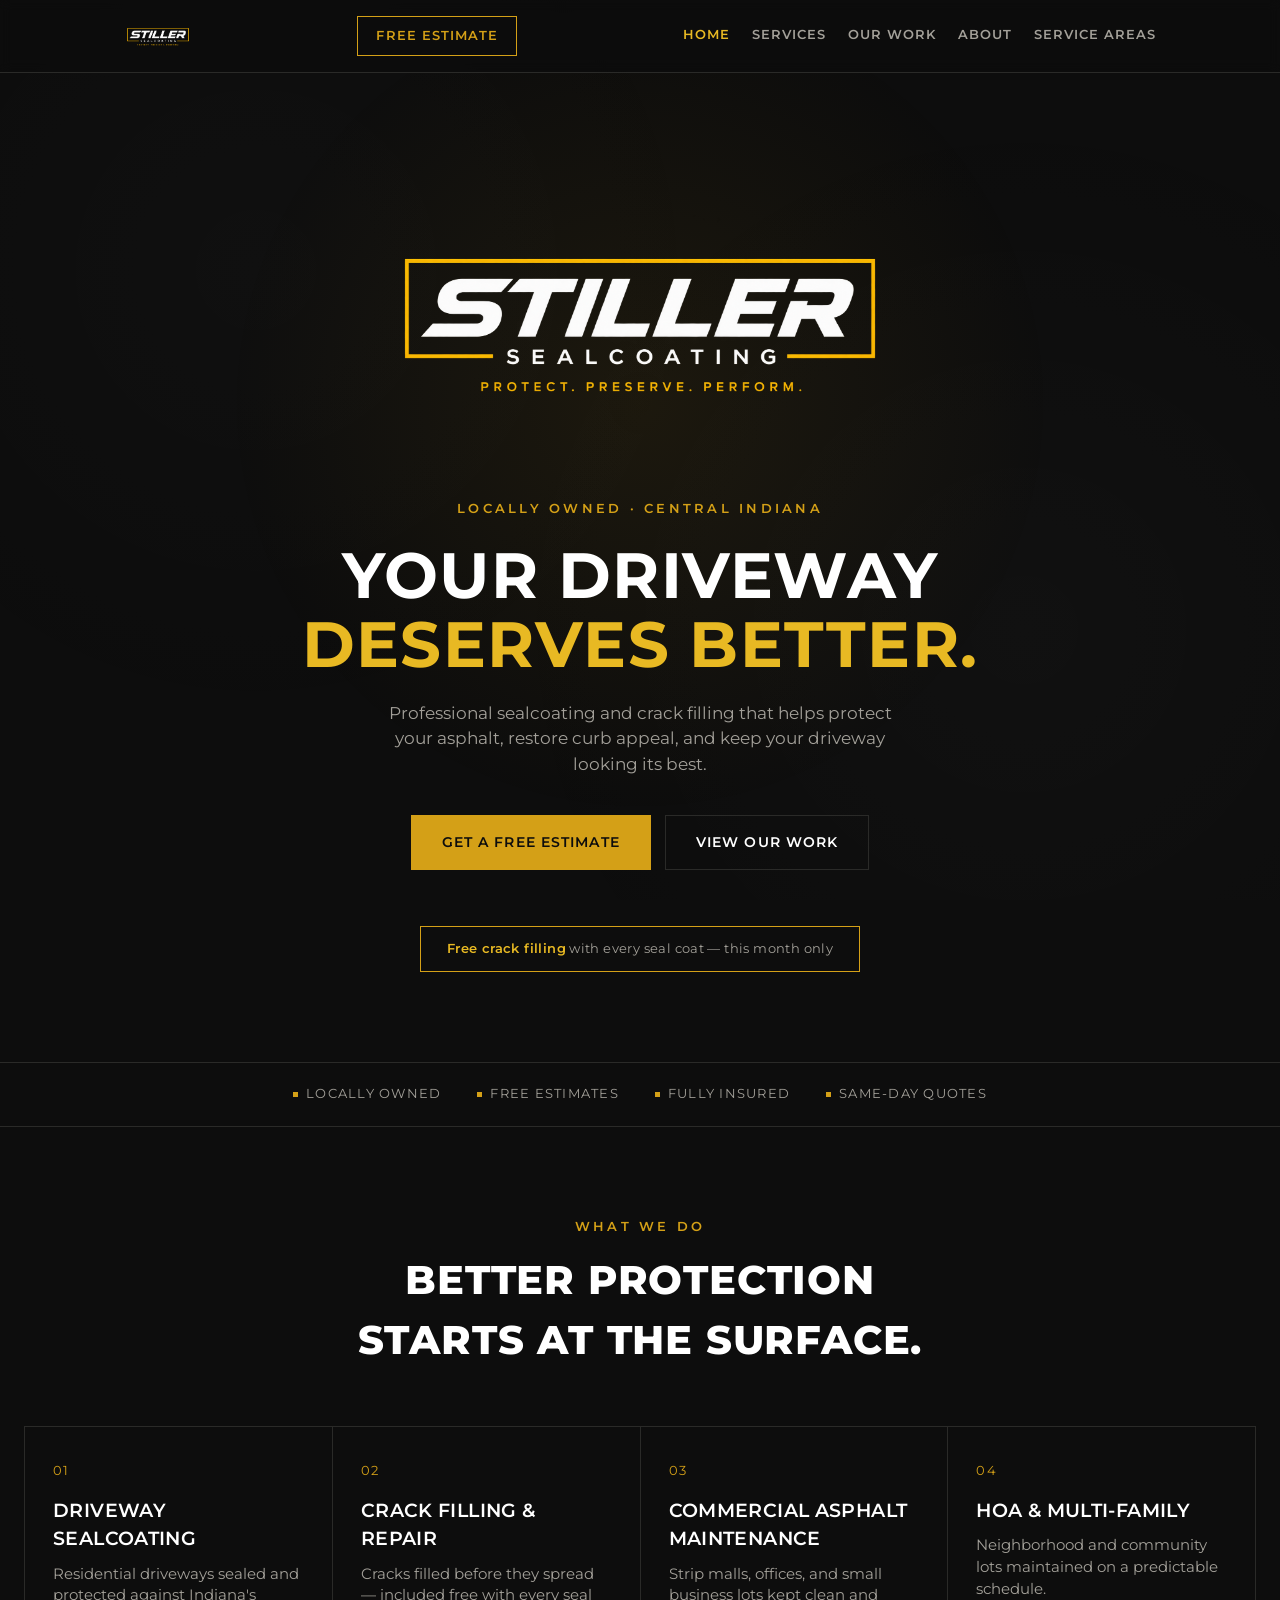
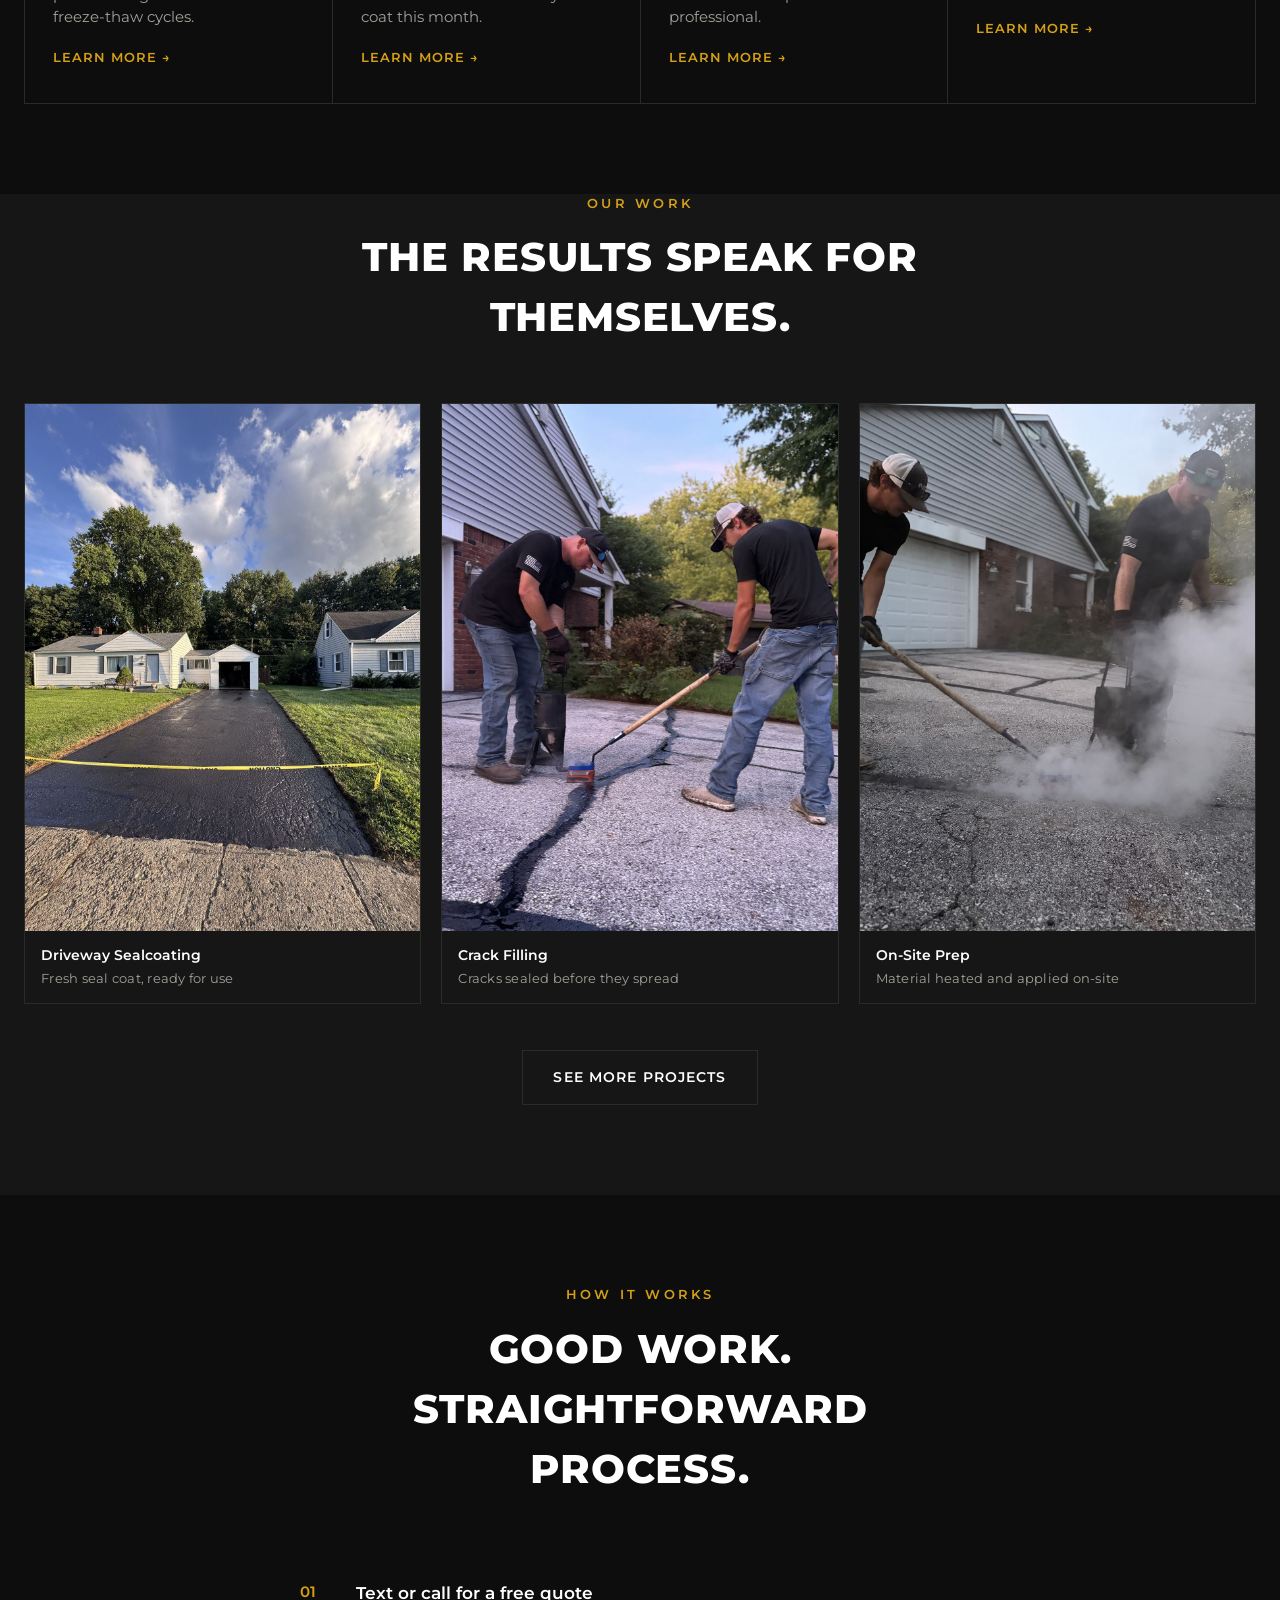
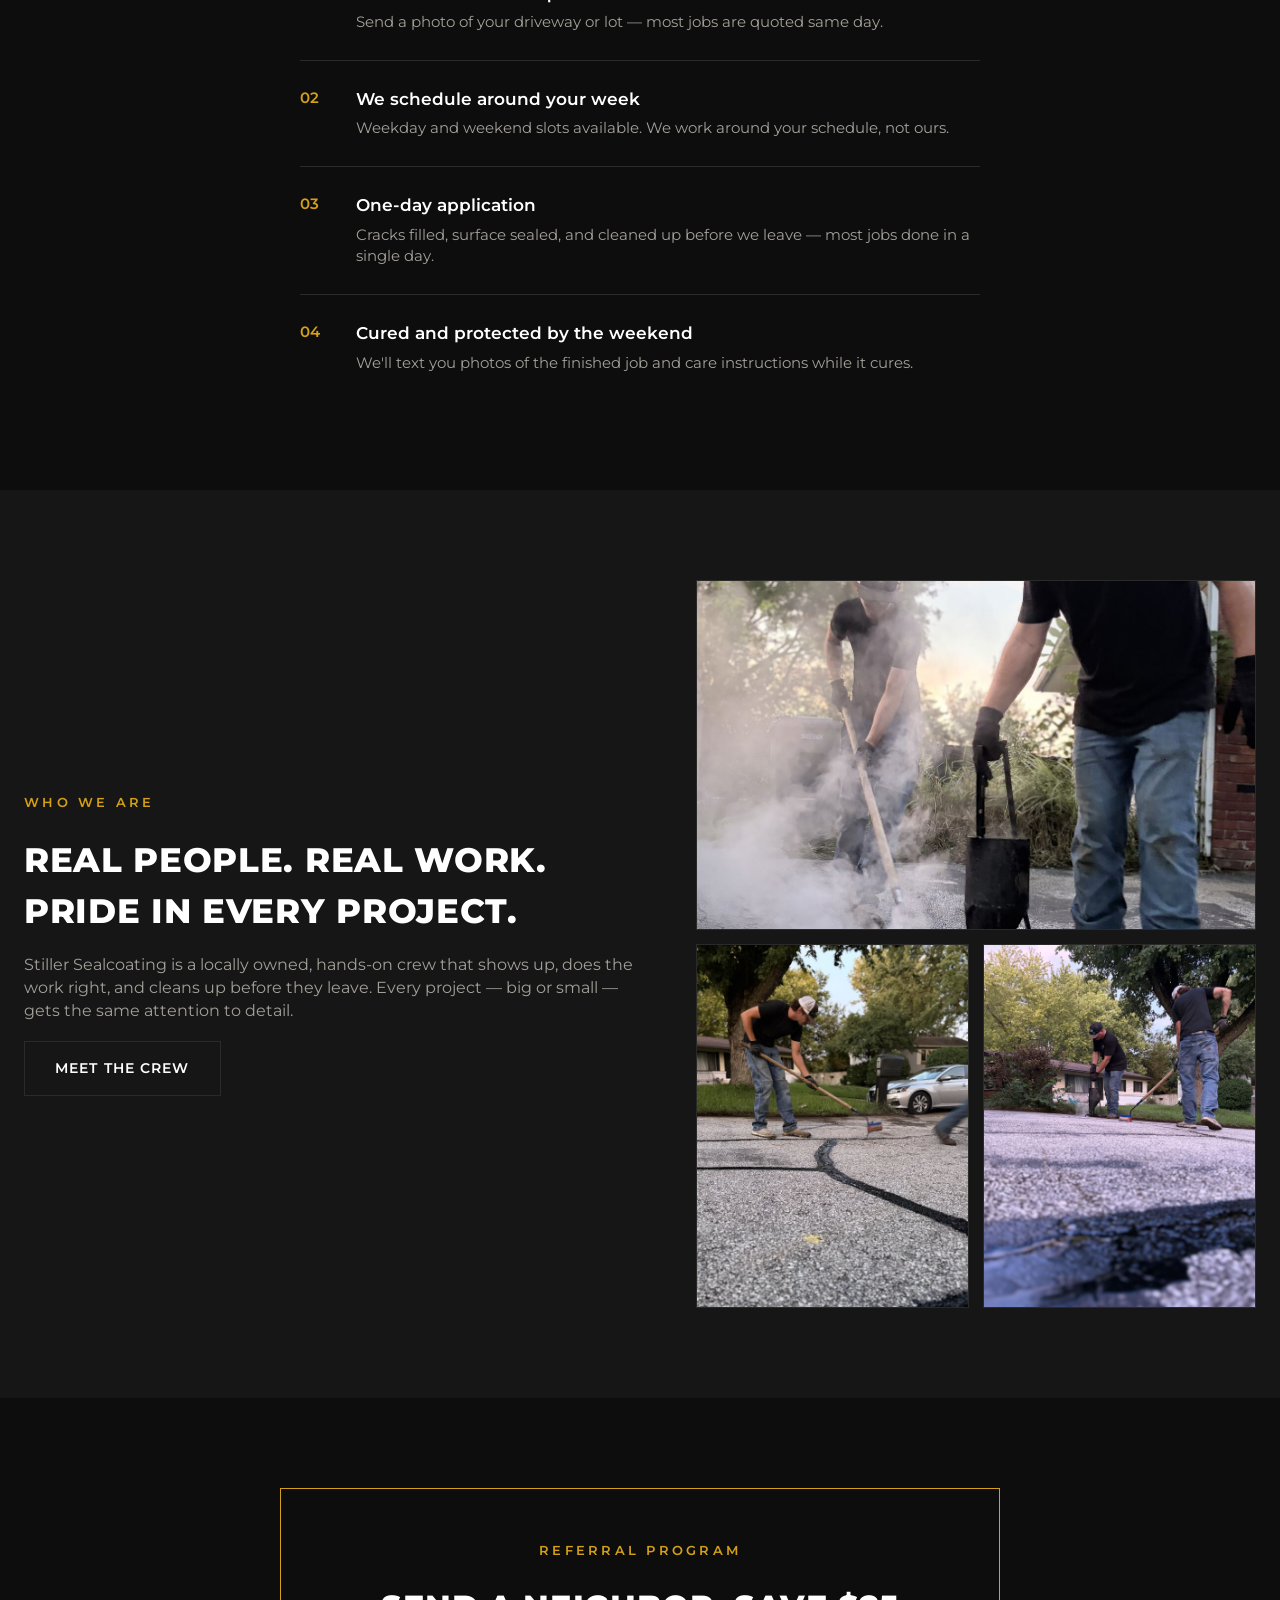
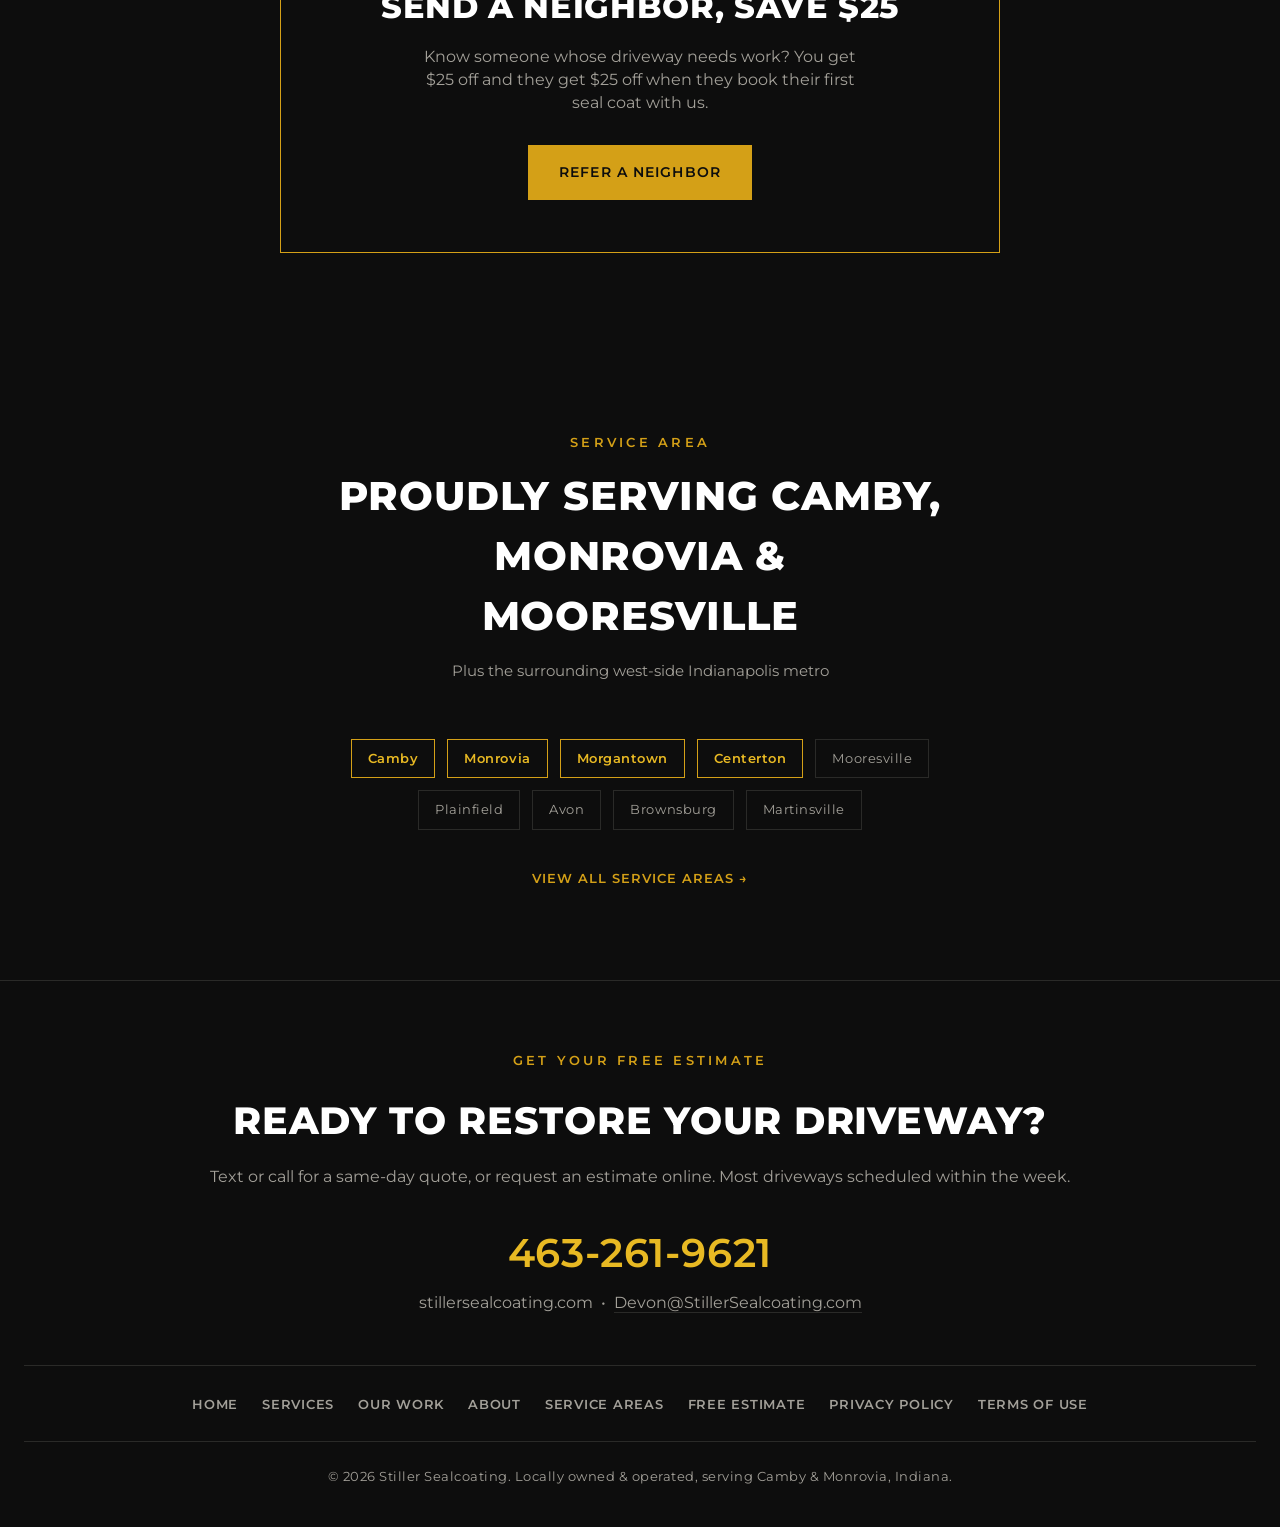
<file: index.html>
<!DOCTYPE html>
<html lang="en">
<head>
<!-- Google tag (gtag.js) -->
<script async src="https://www.googletagmanager.com/gtag/js?id=G-6KLZYMCQMT"></script>
<script>
  window.dataLayer = window.dataLayer || [];
  function gtag(){dataLayer.push(arguments);}
  gtag('js', new Date());

  gtag('config', 'G-6KLZYMCQMT');
</script>

<meta charset="UTF-8">
<meta name="viewport" content="width=device-width, initial-scale=1.0">
<title>Stiller Sealcoating | Driveway &amp; Parking Lot Sealcoating in Central Indiana</title>
<meta name="description" content="Locally owned driveway and parking lot sealcoating serving Camby, Monrovia, Mooresville &amp; the west Indianapolis metro. Free crack filling with every seal coat. Free estimates, same-day quotes.">

<!-- Open Graph / social preview -->
<meta property="og:type" content="website">
<meta property="og:title" content="Stiller Sealcoating | Camby &amp; Mooresville, IN">
<meta property="og:description" content="Professional driveway and parking lot sealcoating. Free crack filling with every seal coat. Free estimates, same-day quotes.">
<meta property="og:image" content="https://stillersealcoating.com/og-image.png">
<meta property="og:url" content="https://stillersealcoating.com">

<!-- Twitter/X card -->
<meta name="twitter:card" content="summary_large_image">
<meta name="twitter:title" content="Stiller Sealcoating | Camby &amp; Mooresville, IN">
<meta name="twitter:description" content="Professional driveway and parking lot sealcoating. Free crack filling with every seal coat.">
<meta name="twitter:image" content="https://stillersealcoating.com/og-image.png">

<link rel="preconnect" href="https://fonts.googleapis.com">
<link href="https://fonts.googleapis.com/css2?family=Rajdhani:ital,wght@0,500;0,600;0,700;1,700&family=Montserrat:wght@400;500;600;700;800&display=swap" rel="stylesheet">
<link rel="stylesheet" href="assets/css/style.css">

<script type="application/ld+json">
{
  "@context": "https://schema.org",
  "@type": "LocalBusiness",
  "name": "Stiller Sealcoating",
  "image": "https://stillersealcoating.com/og-image.png",
  "url": "https://stillersealcoating.com",
  "telephone": "+14632619621",
  "email": "Devon@StillerSealcoating.com",
  "areaServed": ["Camby, IN","Monrovia, IN","Morgantown, IN","Centerton, IN","Mooresville, IN","Plainfield, IN","Avon, IN","Brownsburg, IN","Martinsville, IN"]
}
</script>
</head>
<body>

<header>
  <nav>
    <a href="index.html"><img src="stiller-logo.png" alt="Stiller Sealcoating" class="nav-logo"></a>
    <div class="nav-links">
      <a href="index.html" class="active">Home</a>
      <a href="services.html">Services</a>
      <a href="our-work.html">Our Work</a>
      <a href="about.html">About</a>
      <a href="service-areas.html">Service Areas</a>
    </div>
    <a href="estimate.html" class="nav-cta">Free Estimate</a>
  </nav>
</header>

<section class="hero">
  <div class="hero-wordmark">
    <img src="stiller-logo.png" alt="Stiller Sealcoating — Protect. Preserve. Perform." class="hero-logo">
  </div>
  <div class="eyebrow">LOCALLY OWNED &middot; CENTRAL INDIANA</div>
  <h1>Your Driveway <em>Deserves Better.</em></h1>
  <p class="sub">Professional sealcoating and crack filling that helps protect your asphalt, restore curb appeal, and keep your driveway looking its best.</p>
  <div class="hero-ctas">
    <a href="estimate.html" class="btn-primary">Get a Free Estimate</a>
    <a href="our-work.html" class="btn-secondary">View Our Work</a>
  </div>
  <div class="offer-strip">
    <span><strong>Free crack filling</strong> with every seal coat &mdash; this month only</span>
  </div>
</section>

<div class="trust-bar">
  <div class="wrap">
    <div class="item">Locally Owned</div>
    <div class="item">Free Estimates</div>
    <div class="item">Fully Insured</div>
    <div class="item">Same-Day Quotes</div>
  </div>
</div>

<section class="section" id="services">
  <div class="section-head">
    <div class="eyebrow">WHAT WE DO</div>
    <h2>Better Protection Starts at the Surface.</h2>
  </div>
  <div class="services-grid">
    <div class="service-card">
      <span class="num">01</span>
      <h3>Driveway Sealcoating</h3>
      <p>Residential driveways sealed and protected against Indiana's freeze-thaw cycles.</p>
      <a href="services.html" class="card-link">Learn More &rarr;</a>
    </div>
    <div class="service-card">
      <span class="num">02</span>
      <h3>Crack Filling &amp; Repair</h3>
      <p>Cracks filled before they spread &mdash; included free with every seal coat this month.</p>
      <a href="services.html" class="card-link">Learn More &rarr;</a>
    </div>
    <div class="service-card">
      <span class="num">03</span>
      <h3>Commercial Asphalt Maintenance</h3>
      <p>Strip malls, offices, and small business lots kept clean and professional.</p>
      <a href="services.html" class="card-link">Learn More &rarr;</a>
    </div>
    <div class="service-card">
      <span class="num">04</span>
      <h3>HOA &amp; Multi-Family</h3>
      <p>Neighborhood and community lots maintained on a predictable schedule.</p>
      <a href="services.html" class="card-link">Learn More &rarr;</a>
    </div>
  </div>
</section>

<section class="section process" style="padding-top:0;">
  <div class="section-head">
    <div class="eyebrow">OUR WORK</div>
    <h2>The Results Speak for Themselves.</h2>
  </div>
  <div class="gallery-grid">
    <div class="gallery-item">
      <img src="images/work/driveway-after.jpg" alt="Freshly sealcoated residential driveway" loading="lazy">
      <div class="cap"><h4>Driveway Sealcoating</h4><p>Fresh seal coat, ready for use</p></div>
    </div>
    <div class="gallery-item">
      <img src="images/work/crew-crack-filling-01.jpg" alt="Stiller Sealcoating crew filling driveway cracks" loading="lazy">
      <div class="cap"><h4>Crack Filling</h4><p>Cracks sealed before they spread</p></div>
    </div>
    <div class="gallery-item">
      <img src="images/work/crew-heating-sealant-01.jpg" alt="Crew heating rubberized crack filler on-site" loading="lazy">
      <div class="cap"><h4>On-Site Prep</h4><p>Material heated and applied on-site</p></div>
    </div>
  </div>
  <div style="text-align:center;margin-top:46px;">
    <a href="our-work.html" class="btn-secondary">See More Projects</a>
  </div>
</section>

<section class="section">
  <div class="section-head">
    <div class="eyebrow">HOW IT WORKS</div>
    <h2>Good Work. Straightforward Process.</h2>
  </div>
  <div class="process-list">
    <div class="process-item">
      <div class="step">01</div>
      <div><h4>Text or call for a free quote</h4><p>Send a photo of your driveway or lot &mdash; most jobs are quoted same day.</p></div>
    </div>
    <div class="process-item">
      <div class="step">02</div>
      <div><h4>We schedule around your week</h4><p>Weekday and weekend slots available. We work around your schedule, not ours.</p></div>
    </div>
    <div class="process-item">
      <div class="step">03</div>
      <div><h4>One-day application</h4><p>Cracks filled, surface sealed, and cleaned up before we leave &mdash; most jobs done in a single day.</p></div>
    </div>
    <div class="process-item">
      <div class="step">04</div>
      <div><h4>Cured and protected by the weekend</h4><p>We'll text you photos of the finished job and care instructions while it cures.</p></div>
    </div>
  </div>
</section>

<section class="section process">
  <div class="about-grid">
    <div class="about-copy">
      <div class="eyebrow">WHO WE ARE</div>
      <h2 style="font-size:clamp(24px,3.5vw,34px);margin-bottom:16px;">Real People. Real Work. Pride in Every Project.</h2>
      <p>Stiller Sealcoating is a locally owned, hands-on crew that shows up, does the work right, and cleans up before they leave. Every project &mdash; big or small &mdash; gets the same attention to detail.</p>
      <a href="about.html" class="btn-secondary">Meet the Crew</a>
    </div>
    <div class="about-photos">
      <img src="images/work/crew-heating-sealant-02.jpg" alt="Stiller Sealcoating crew heating crack sealant" loading="lazy">
      <img src="images/work/crack-filling-solo-01.jpg" alt="Crew member applying crack filler" loading="lazy">
      <img src="images/work/crew-crack-filling-02.jpg" alt="Stiller Sealcoating crew at work" loading="lazy">
    </div>
  </div>
</section>

<section class="section">
  <div class="referral" style="margin-left:auto;margin-right:auto;">
    <div class="eyebrow" style="text-align:center;">REFERRAL PROGRAM</div>
    <h2>Send a neighbor, save $25</h2>
    <p>Know someone whose driveway needs work? You get $25 off and they get $25 off when they book their first seal coat with us.</p>
    <a href="estimate.html" class="btn-primary">Refer a Neighbor</a>
  </div>
</section>

<section class="section">
  <div class="section-head">
    <div class="eyebrow">SERVICE AREA</div>
    <h2>Proudly Serving Camby, Monrovia &amp; Mooresville</h2>
    <p>Plus the surrounding west-side Indianapolis metro</p>
  </div>
  <div class="area-tags">
    <span class="area-tag-primary">Camby</span>
    <span class="area-tag-primary">Monrovia</span>
    <span class="area-tag-primary">Morgantown</span>
    <span class="area-tag-primary">Centerton</span>
    <span>Mooresville</span>
    <span>Plainfield</span>
    <span>Avon</span>
    <span>Brownsburg</span>
    <span>Martinsville</span>
  </div>
  <div style="text-align:center;margin-top:36px;">
    <a href="service-areas.html" class="card-link" style="font-size:12.5px;font-weight:600;letter-spacing:0.08em;text-transform:uppercase;color:var(--gold);">View All Service Areas &rarr;</a>
  </div>
</section>

<footer id="quote">
  <div class="eyebrow">GET YOUR FREE ESTIMATE</div>
  <h2>Ready to Restore Your Driveway?</h2>
  <p class="sub">Text or call for a same-day quote, or request an estimate online. Most driveways scheduled within the week.</p>
  <a href="tel:4632619621" class="contact-line">463-261-9621</a>
  <p class="sub" style="margin-bottom:0;">stillersealcoating.com &nbsp;&bull;&nbsp; <a href="mailto:Devon@StillerSealcoating.com" style="border-bottom:1px solid var(--line);">Devon@StillerSealcoating.com</a></p>

  <div class="footer-links">
    <a href="index.html">Home</a>
    <a href="services.html">Services</a>
    <a href="our-work.html">Our Work</a>
    <a href="about.html">About</a>
    <a href="service-areas.html">Service Areas</a>
    <a href="estimate.html">Free Estimate</a>
    <a href="privacy-policy.html">Privacy Policy</a>
    <a href="terms-of-use.html">Terms of Use</a>
  </div>

  <div class="footer-meta">
    &copy; 2026 Stiller Sealcoating. Locally owned &amp; operated, serving Camby &amp; Monrovia, Indiana.
  </div>
</footer>

</body>
</html>
</file>
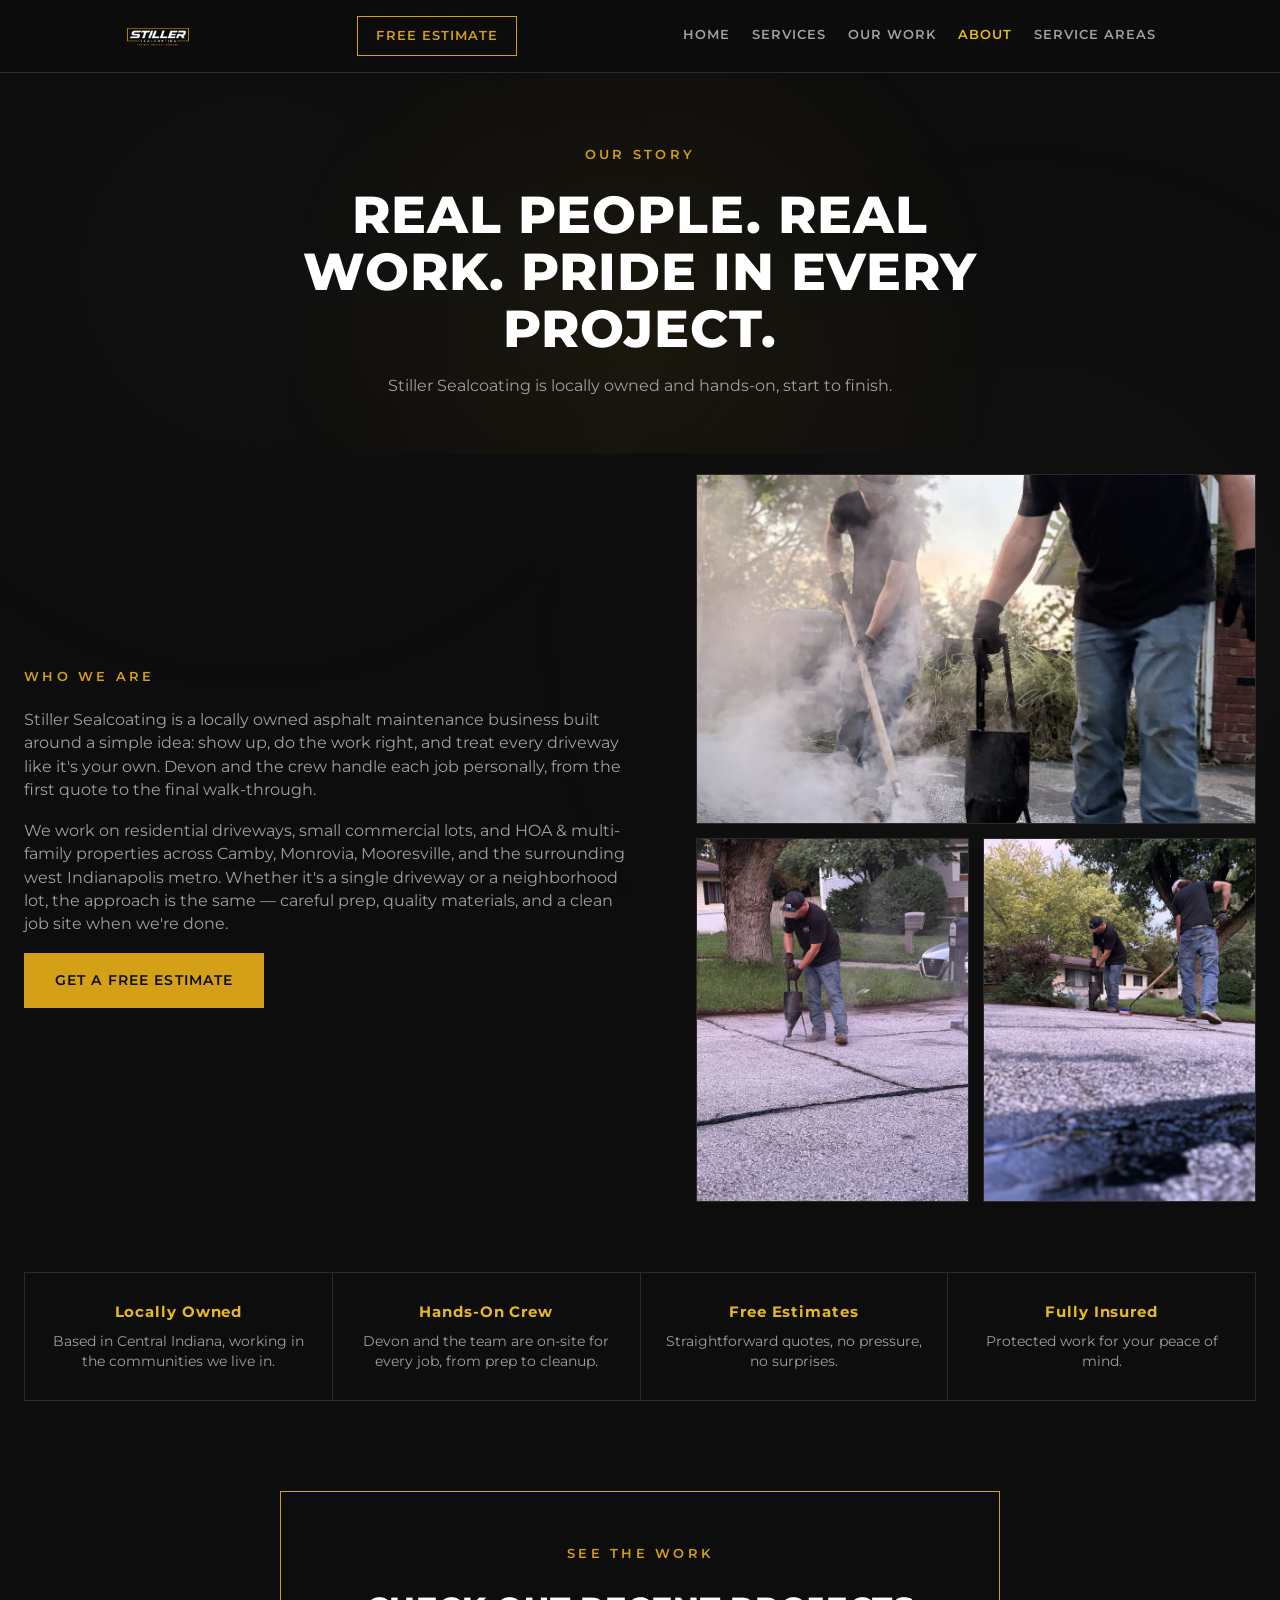
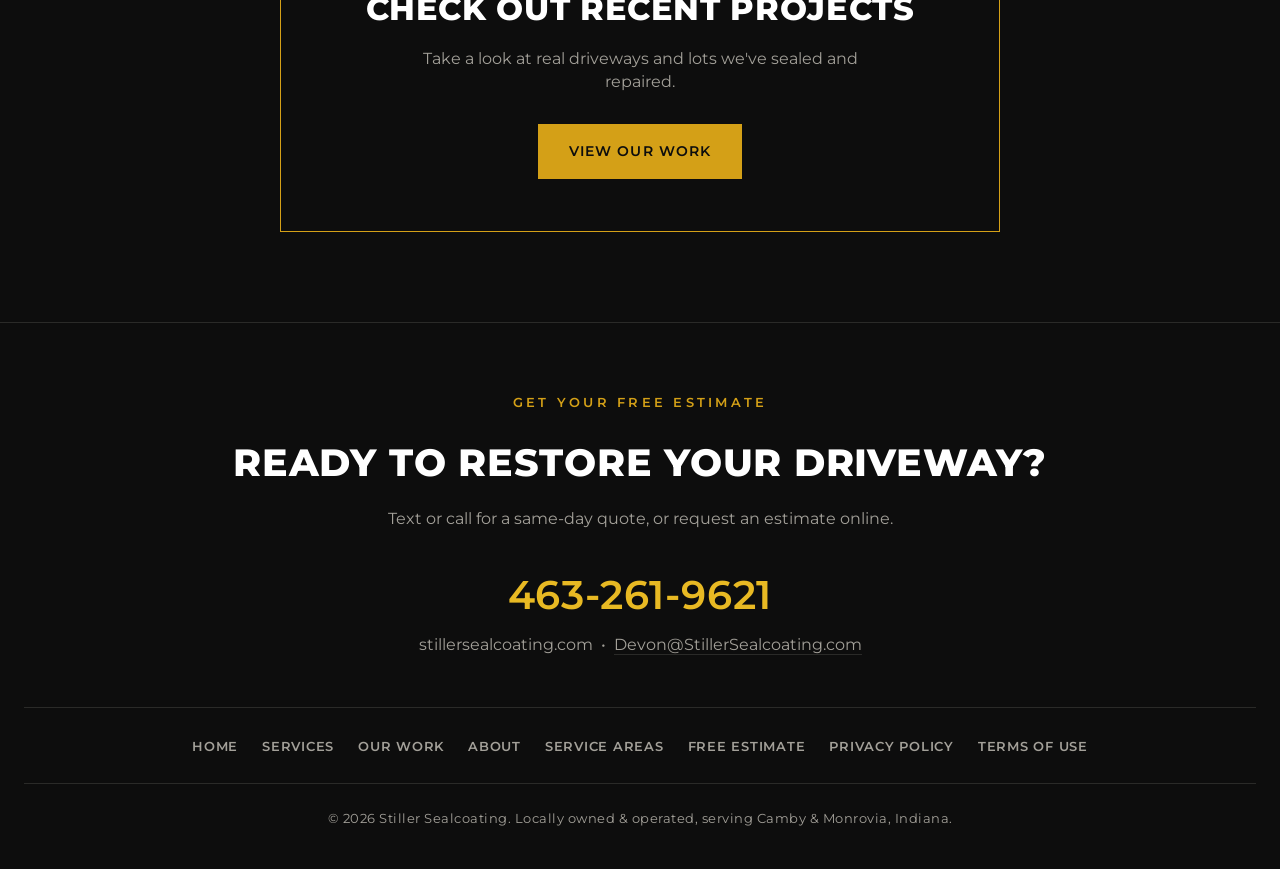
<file: about.html>
<!DOCTYPE html>
<html lang="en">
<head>
<!-- Google tag (gtag.js) -->
<script async src="https://www.googletagmanager.com/gtag/js?id=G-6KLZYMCQMT"></script>
<script>
  window.dataLayer = window.dataLayer || [];
  function gtag(){dataLayer.push(arguments);}
  gtag('js', new Date());

  gtag('config', 'G-6KLZYMCQMT');
</script>

<meta charset="UTF-8">
<meta name="viewport" content="width=device-width, initial-scale=1.0">
<title>About Us | Stiller Sealcoating</title>
<meta name="description" content="Stiller Sealcoating is a locally owned, hands-on sealcoating and crack filling crew serving Camby, Monrovia, Mooresville &amp; the west Indianapolis metro.">

<meta property="og:type" content="website">
<meta property="og:title" content="About Us | Stiller Sealcoating">
<meta property="og:description" content="A locally owned, hands-on sealcoating and crack filling crew serving Central Indiana.">
<meta property="og:image" content="https://stillersealcoating.com/og-image.png">
<meta property="og:url" content="https://stillersealcoating.com/about.html">

<meta name="twitter:card" content="summary_large_image">
<meta name="twitter:title" content="About Us | Stiller Sealcoating">
<meta name="twitter:description" content="A locally owned, hands-on sealcoating and crack filling crew serving Central Indiana.">
<meta name="twitter:image" content="https://stillersealcoating.com/og-image.png">

<link rel="preconnect" href="https://fonts.googleapis.com">
<link href="https://fonts.googleapis.com/css2?family=Rajdhani:ital,wght@0,500;0,600;0,700;1,700&family=Montserrat:wght@400;500;600;700;800&display=swap" rel="stylesheet">
<link rel="stylesheet" href="assets/css/style.css">
</head>
<body>

<header>
  <nav>
    <a href="index.html"><img src="stiller-logo.png" alt="Stiller Sealcoating" class="nav-logo"></a>
    <div class="nav-links">
      <a href="index.html">Home</a>
      <a href="services.html">Services</a>
      <a href="our-work.html">Our Work</a>
      <a href="about.html" class="active">About</a>
      <a href="service-areas.html">Service Areas</a>
    </div>
    <a href="estimate.html" class="nav-cta">Free Estimate</a>
  </nav>
</header>

<section class="page-hero">
  <div class="eyebrow">OUR STORY</div>
  <h1>Real People. Real Work. Pride in Every Project.</h1>
  <p class="sub">Stiller Sealcoating is locally owned and hands-on, start to finish.</p>
</section>

<section class="section" style="padding-top:20px;">
  <div class="about-grid">
    <div class="about-copy">
      <div class="eyebrow">WHO WE ARE</div>
      <p>Stiller Sealcoating is a locally owned asphalt maintenance business built around a simple idea: show up, do the work right, and treat every driveway like it's your own. Devon and the crew handle each job personally, from the first quote to the final walk-through.</p>
      <p>We work on residential driveways, small commercial lots, and HOA &amp; multi-family properties across Camby, Monrovia, Mooresville, and the surrounding west Indianapolis metro. Whether it's a single driveway or a neighborhood lot, the approach is the same &mdash; careful prep, quality materials, and a clean job site when we're done.</p>
      <a href="estimate.html" class="btn-primary">Get a Free Estimate</a>
    </div>
    <div class="about-photos">
      <img src="images/work/crew-heating-sealant-02.jpg" alt="Stiller Sealcoating crew heating crack sealant on-site" loading="lazy">
      <img src="images/work/crack-filling-solo-02.jpg" alt="Crew member applying crack sealant" loading="lazy">
      <img src="images/work/crew-crack-filling-02.jpg" alt="Stiller Sealcoating crew filling driveway cracks" loading="lazy">
    </div>
  </div>

  <div class="values-grid">
    <div class="value-card">
      <h4>Locally Owned</h4>
      <p>Based in Central Indiana, working in the communities we live in.</p>
    </div>
    <div class="value-card">
      <h4>Hands-On Crew</h4>
      <p>Devon and the team are on-site for every job, from prep to cleanup.</p>
    </div>
    <div class="value-card">
      <h4>Free Estimates</h4>
      <p>Straightforward quotes, no pressure, no surprises.</p>
    </div>
    <div class="value-card">
      <h4>Fully Insured</h4>
      <p>Protected work for your peace of mind.</p>
    </div>
  </div>
</section>

<section class="section" style="padding-top:0;">
  <div class="referral" style="margin-left:auto;margin-right:auto;">
    <div class="eyebrow" style="text-align:center;">SEE THE WORK</div>
    <h2>Check out recent projects</h2>
    <p>Take a look at real driveways and lots we've sealed and repaired.</p>
    <a href="our-work.html" class="btn-primary">View Our Work</a>
  </div>
</section>

<footer id="quote">
  <div class="eyebrow">GET YOUR FREE ESTIMATE</div>
  <h2>Ready to Restore Your Driveway?</h2>
  <p class="sub">Text or call for a same-day quote, or request an estimate online.</p>
  <a href="tel:4632619621" class="contact-line">463-261-9621</a>
  <p class="sub" style="margin-bottom:0;">stillersealcoating.com &nbsp;&bull;&nbsp; <a href="mailto:Devon@StillerSealcoating.com" style="border-bottom:1px solid var(--line);">Devon@StillerSealcoating.com</a></p>

  <div class="footer-links">
    <a href="index.html">Home</a>
    <a href="services.html">Services</a>
    <a href="our-work.html">Our Work</a>
    <a href="about.html">About</a>
    <a href="service-areas.html">Service Areas</a>
    <a href="estimate.html">Free Estimate</a>
    <a href="privacy-policy.html">Privacy Policy</a>
    <a href="terms-of-use.html">Terms of Use</a>
  </div>

  <div class="footer-meta">
    &copy; 2026 Stiller Sealcoating. Locally owned &amp; operated, serving Camby &amp; Monrovia, Indiana.
  </div>
</footer>

</body>
</html>
</file>
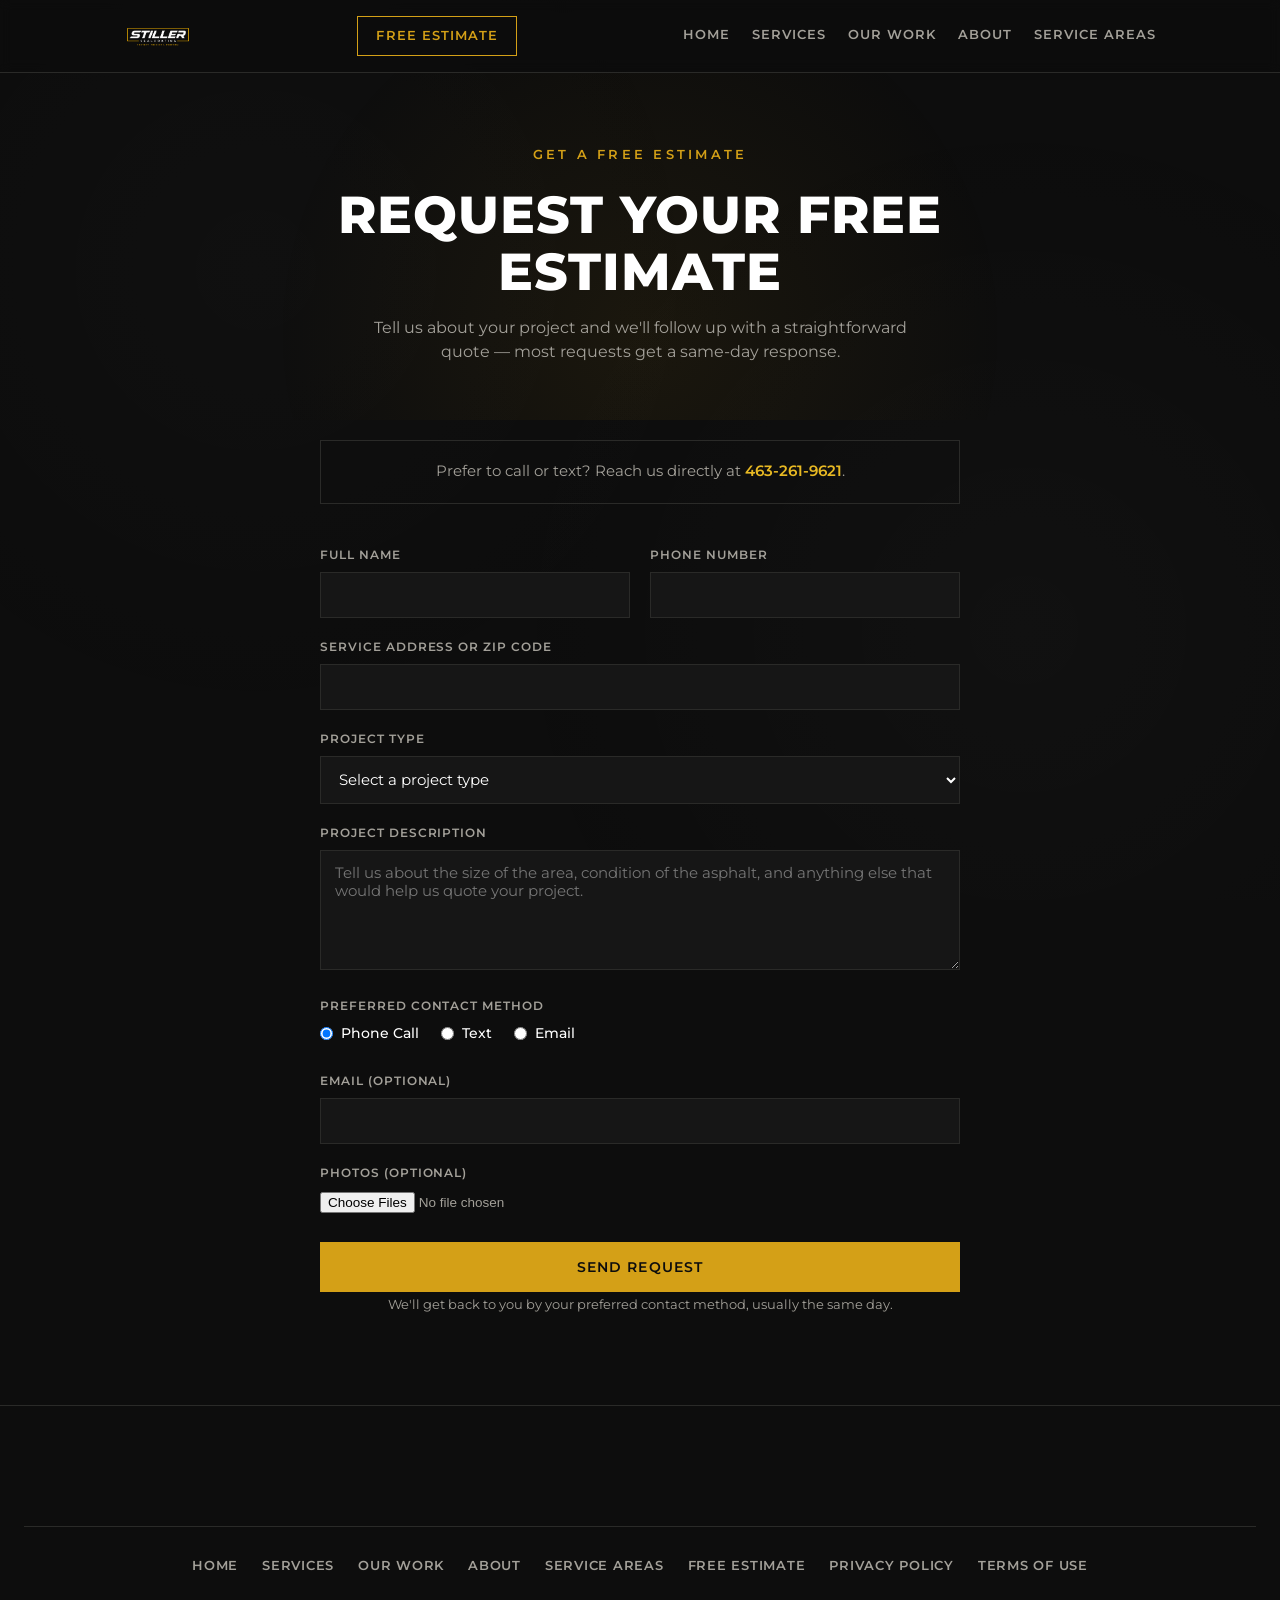
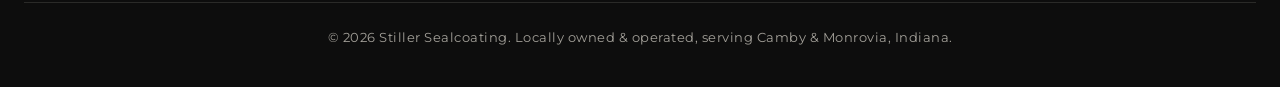
<file: estimate.html>
<!DOCTYPE html>
<html lang="en">
<head>
<!-- Google tag (gtag.js) -->
<script async src="https://www.googletagmanager.com/gtag/js?id=G-6KLZYMCQMT"></script>
<script>
  window.dataLayer = window.dataLayer || [];
  function gtag(){dataLayer.push(arguments);}
  gtag('js', new Date());

  gtag('config', 'G-6KLZYMCQMT');
</script>

<meta charset="UTF-8">
<meta name="viewport" content="width=device-width, initial-scale=1.0">
<title>Get a Free Estimate | Stiller Sealcoating</title>
<meta name="description" content="Request a free sealcoating or crack filling estimate from Stiller Sealcoating. Call, text, or submit your project details online.">

<meta property="og:type" content="website">
<meta property="og:title" content="Get a Free Estimate | Stiller Sealcoating">
<meta property="og:description" content="Request a free sealcoating or crack filling estimate. Call, text, or submit your project details online.">
<meta property="og:image" content="https://stillersealcoating.com/og-image.png">
<meta property="og:url" content="https://stillersealcoating.com/estimate.html">

<meta name="twitter:card" content="summary_large_image">
<meta name="twitter:title" content="Get a Free Estimate | Stiller Sealcoating">
<meta name="twitter:description" content="Request a free sealcoating or crack filling estimate. Call, text, or submit your project details online.">
<meta name="twitter:image" content="https://stillersealcoating.com/og-image.png">

<link rel="preconnect" href="https://fonts.googleapis.com">
<link href="https://fonts.googleapis.com/css2?family=Rajdhani:ital,wght@0,500;0,600;0,700;1,700&family=Montserrat:wght@400;500;600;700;800&display=swap" rel="stylesheet">
<link rel="stylesheet" href="assets/css/style.css">
</head>
<body>

<header>
  <nav>
    <a href="index.html"><img src="stiller-logo.png" alt="Stiller Sealcoating" class="nav-logo"></a>
    <div class="nav-links">
      <a href="index.html">Home</a>
      <a href="services.html">Services</a>
      <a href="our-work.html">Our Work</a>
      <a href="about.html">About</a>
      <a href="service-areas.html">Service Areas</a>
    </div>
    <a href="estimate.html" class="nav-cta">Free Estimate</a>
  </nav>
</header>

<section class="page-hero">
  <div class="eyebrow">GET A FREE ESTIMATE</div>
  <h1>Request Your Free Estimate</h1>
  <p class="sub">Tell us about your project and we'll follow up with a straightforward quote &mdash; most requests get a same-day response.</p>
</section>

<section class="section" style="padding-top:20px;">
  <div class="estimate-wrap">

    <div class="estimate-contact-note">
      Prefer to call or text? Reach us directly at <a href="tel:4632619621">463-261-9621</a>.
    </div>

    <!-- Netlify Forms: submissions appear in Netlify > Forms. Enable email notifications in Netlify site settings. -->
    <form class="estimate-form" name="estimate" method="POST" action="/thank-you.html" data-netlify="true" netlify-honeypot="bot-field" enctype="multipart/form-data">
      <input type="hidden" name="form-name" value="estimate">
      <input type="hidden" name="subject" value="New Stiller Sealcoating estimate request">
      <p style="display:none" aria-hidden="true"><label>Leave this field blank <input name="bot-field" tabindex="-1" autocomplete="off"></label></p>
      <div class="form-row">
        <div class="field">
          <label for="name">Full Name</label>
          <input type="text" id="name" name="name" required>
        </div>
        <div class="field">
          <label for="phone">Phone Number</label>
          <input type="tel" id="phone" name="phone" required>
        </div>
      </div>

      <div class="field">
        <label for="address">Service Address or ZIP Code</label>
        <input type="text" id="address" name="address" required>
      </div>

      <div class="field">
        <label for="project-type">Project Type</label>
        <select id="project-type" name="project-type" required>
          <option value="" disabled selected>Select a project type</option>
          <option value="residential-driveway">Residential Driveway Sealcoating</option>
          <option value="crack-filling">Crack Filling &amp; Repair</option>
          <option value="commercial">Commercial Asphalt Maintenance</option>
          <option value="hoa-multifamily">HOA &amp; Multi-Family</option>
          <option value="other">Other / Not Sure</option>
        </select>
      </div>

      <div class="field">
        <label for="description">Project Description</label>
        <textarea id="description" name="description" placeholder="Tell us about the size of the area, condition of the asphalt, and anything else that would help us quote your project."></textarea>
      </div>

      <div class="field">
        <label>Preferred Contact Method</label>
        <div class="radio-group">
          <label><input type="radio" name="contact-method" value="phone" checked> Phone Call</label>
          <label><input type="radio" name="contact-method" value="text"> Text</label>
          <label><input type="radio" name="contact-method" value="email"> Email</label>
        </div>
      </div>

      <div class="field">
        <label for="email">Email (optional)</label>
        <input type="email" id="email" name="email">
      </div>

      <div class="field">
        <label for="photos">Photos (optional)</label>
        <input type="file" id="photos" name="photos" accept="image/*" multiple>
      </div>

      <div class="form-submit">
        <button type="submit" class="btn-primary" style="width:100%;border:none;">Send Request</button>
        <p class="form-note">We'll get back to you by your preferred contact method, usually the same day.</p>
      </div>
    </form>

  </div>
</section>

<footer>
  <div class="footer-links">
    <a href="index.html">Home</a>
    <a href="services.html">Services</a>
    <a href="our-work.html">Our Work</a>
    <a href="about.html">About</a>
    <a href="service-areas.html">Service Areas</a>
    <a href="estimate.html">Free Estimate</a>
    <a href="privacy-policy.html">Privacy Policy</a>
    <a href="terms-of-use.html">Terms of Use</a>
  </div>

  <div class="footer-meta">
    &copy; 2026 Stiller Sealcoating. Locally owned &amp; operated, serving Camby &amp; Monrovia, Indiana.
  </div>
</footer>

</body>
</html>
</file>
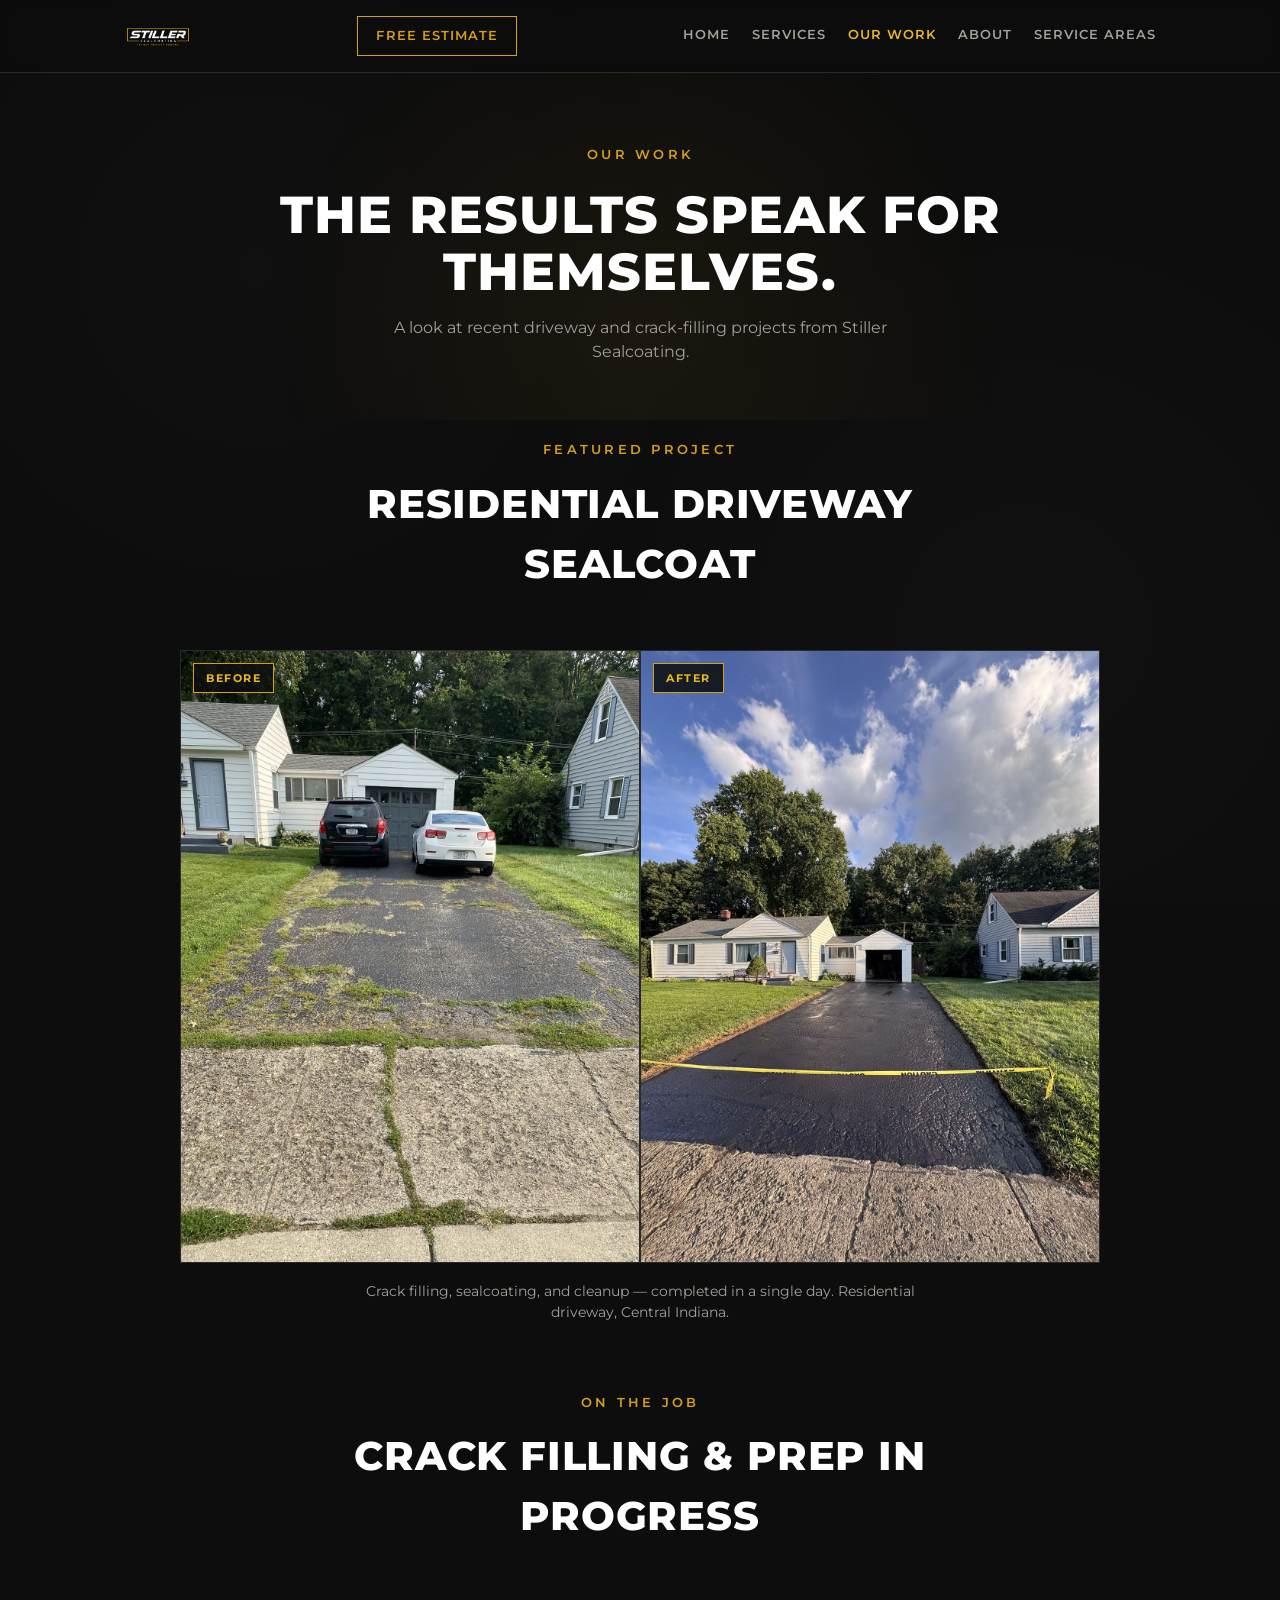
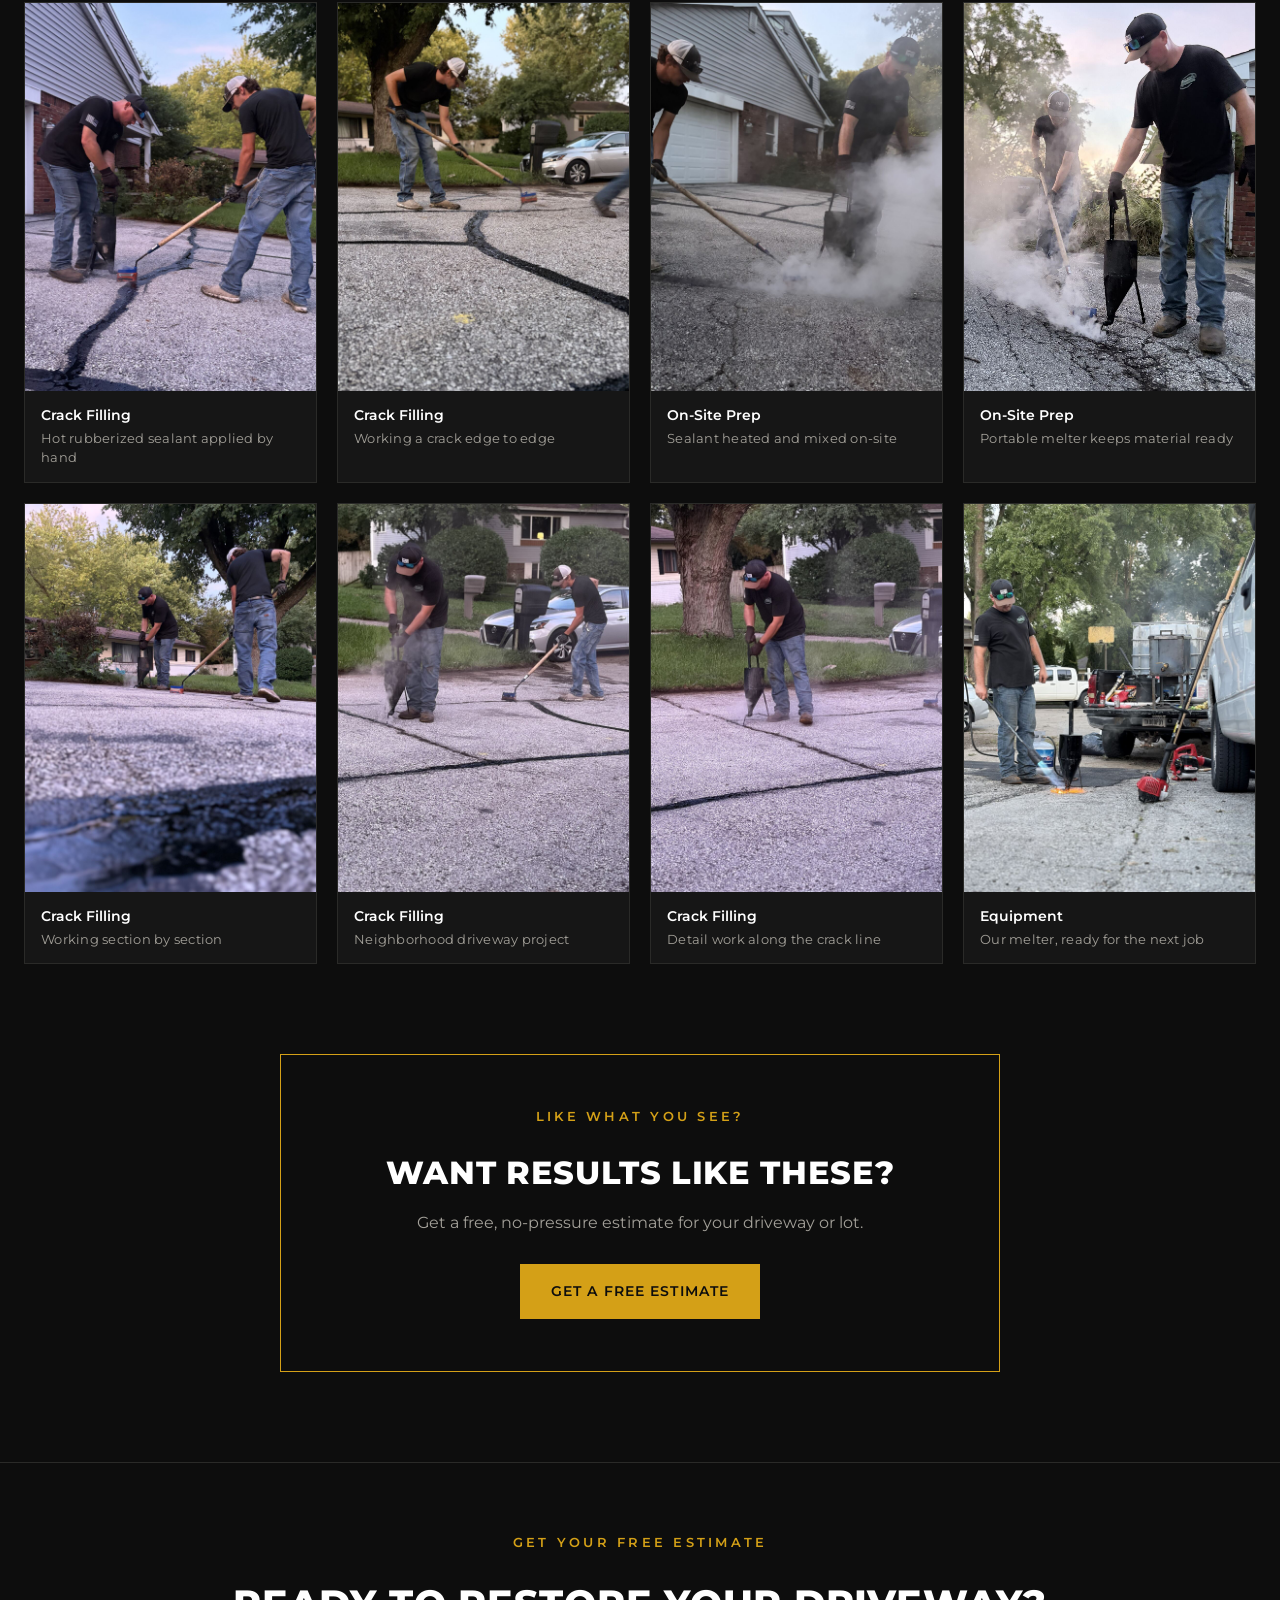
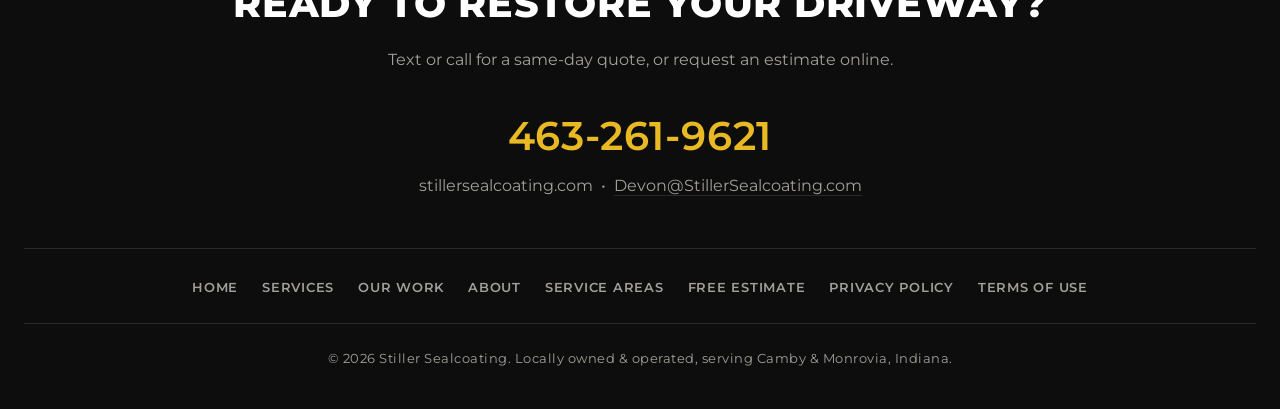
<file: our-work.html>
<!DOCTYPE html>
<html lang="en">
<head>
<!-- Google tag (gtag.js) -->
<script async src="https://www.googletagmanager.com/gtag/js?id=G-6KLZYMCQMT"></script>
<script>
  window.dataLayer = window.dataLayer || [];
  function gtag(){dataLayer.push(arguments);}
  gtag('js', new Date());

  gtag('config', 'G-6KLZYMCQMT');
</script>

<meta charset="UTF-8">
<meta name="viewport" content="width=device-width, initial-scale=1.0">
<title>Our Work | Stiller Sealcoating Driveway &amp; Lot Projects</title>
<meta name="description" content="See real sealcoating and crack filling projects from Stiller Sealcoating, including before-and-after driveway results from Central Indiana.">

<meta property="og:type" content="website">
<meta property="og:title" content="Our Work | Stiller Sealcoating Driveway &amp; Lot Projects">
<meta property="og:description" content="Real sealcoating and crack filling projects, including before-and-after driveway results.">
<meta property="og:image" content="https://stillersealcoating.com/images/work/driveway-after.jpg">
<meta property="og:url" content="https://stillersealcoating.com/our-work.html">

<meta name="twitter:card" content="summary_large_image">
<meta name="twitter:title" content="Our Work | Stiller Sealcoating Driveway &amp; Lot Projects">
<meta name="twitter:description" content="Real sealcoating and crack filling projects, including before-and-after driveway results.">
<meta name="twitter:image" content="https://stillersealcoating.com/images/work/driveway-after.jpg">

<link rel="preconnect" href="https://fonts.googleapis.com">
<link href="https://fonts.googleapis.com/css2?family=Rajdhani:ital,wght@0,500;0,600;0,700;1,700&family=Montserrat:wght@400;500;600;700;800&display=swap" rel="stylesheet">
<link rel="stylesheet" href="assets/css/style.css">
</head>
<body>

<header>
  <nav>
    <a href="index.html"><img src="stiller-logo.png" alt="Stiller Sealcoating" class="nav-logo"></a>
    <div class="nav-links">
      <a href="index.html">Home</a>
      <a href="services.html">Services</a>
      <a href="our-work.html" class="active">Our Work</a>
      <a href="about.html">About</a>
      <a href="service-areas.html">Service Areas</a>
    </div>
    <a href="estimate.html" class="nav-cta">Free Estimate</a>
  </nav>
</header>

<section class="page-hero">
  <div class="eyebrow">OUR WORK</div>
  <h1>The Results Speak for Themselves.</h1>
  <p class="sub">A look at recent driveway and crack-filling projects from Stiller Sealcoating.</p>
</section>

<section class="section" style="padding-top:20px;">
  <div class="section-head">
    <div class="eyebrow">FEATURED PROJECT</div>
    <h2>Residential Driveway Sealcoat</h2>
  </div>
  <div class="before-after">
    <figure>
      <figcaption>Before</figcaption>
      <img src="images/work/driveway-before.jpg" alt="Worn, weedy driveway before sealcoating" loading="lazy">
    </figure>
    <figure>
      <figcaption>After</figcaption>
      <img src="images/work/driveway-after.jpg" alt="Same driveway freshly sealcoated and dark black" loading="lazy">
    </figure>
  </div>
  <p class="before-after-caption">Crack filling, sealcoating, and cleanup &mdash; completed in a single day. Residential driveway, Central Indiana.</p>

  <div class="section-head">
    <div class="eyebrow">ON THE JOB</div>
    <h2>Crack Filling &amp; Prep in Progress</h2>
  </div>
  <div class="gallery-grid">
    <div class="gallery-item">
      <img src="images/work/crew-crack-filling-01.jpg" alt="Crew squeegeeing hot crack filler into a driveway crack" loading="lazy">
      <div class="cap"><h4>Crack Filling</h4><p>Hot rubberized sealant applied by hand</p></div>
    </div>
    <div class="gallery-item">
      <img src="images/work/crack-filling-solo-01.jpg" alt="Crew member applying crack filler along a driveway" loading="lazy">
      <div class="cap"><h4>Crack Filling</h4><p>Working a crack edge to edge</p></div>
    </div>
    <div class="gallery-item">
      <img src="images/work/crew-heating-sealant-01.jpg" alt="Crew heating rubberized sealant on-site" loading="lazy">
      <div class="cap"><h4>On-Site Prep</h4><p>Sealant heated and mixed on-site</p></div>
    </div>
    <div class="gallery-item">
      <img src="images/work/crew-heating-sealant-02.jpg" alt="Crew heating crack sealant with portable kettle" loading="lazy">
      <div class="cap"><h4>On-Site Prep</h4><p>Portable melter keeps material ready</p></div>
    </div>
    <div class="gallery-item">
      <img src="images/work/crew-crack-filling-02.jpg" alt="Crew filling cracks near a tree-lined driveway" loading="lazy">
      <div class="cap"><h4>Crack Filling</h4><p>Working section by section</p></div>
    </div>
    <div class="gallery-item">
      <img src="images/work/crew-crack-filling-03.jpg" alt="Crew filling cracks on a neighborhood driveway" loading="lazy">
      <div class="cap"><h4>Crack Filling</h4><p>Neighborhood driveway project</p></div>
    </div>
    <div class="gallery-item">
      <img src="images/work/crack-filling-solo-02.jpg" alt="Crew member applying rubberized crack sealant" loading="lazy">
      <div class="cap"><h4>Crack Filling</h4><p>Detail work along the crack line</p></div>
    </div>
    <div class="gallery-item">
      <img src="images/work/heating-equipment-01.jpg" alt="Portable melter heating crack sealant on-site" loading="lazy">
      <div class="cap"><h4>Equipment</h4><p>Our melter, ready for the next job</p></div>
    </div>
  </div>
</section>

<section class="section" style="padding-top:0;">
  <div class="referral" style="margin-left:auto;margin-right:auto;">
    <div class="eyebrow" style="text-align:center;">LIKE WHAT YOU SEE?</div>
    <h2>Want results like these?</h2>
    <p>Get a free, no-pressure estimate for your driveway or lot.</p>
    <a href="estimate.html" class="btn-primary">Get a Free Estimate</a>
  </div>
</section>

<footer id="quote">
  <div class="eyebrow">GET YOUR FREE ESTIMATE</div>
  <h2>Ready to Restore Your Driveway?</h2>
  <p class="sub">Text or call for a same-day quote, or request an estimate online.</p>
  <a href="tel:4632619621" class="contact-line">463-261-9621</a>
  <p class="sub" style="margin-bottom:0;">stillersealcoating.com &nbsp;&bull;&nbsp; <a href="mailto:Devon@StillerSealcoating.com" style="border-bottom:1px solid var(--line);">Devon@StillerSealcoating.com</a></p>

  <div class="footer-links">
    <a href="index.html">Home</a>
    <a href="services.html">Services</a>
    <a href="our-work.html">Our Work</a>
    <a href="about.html">About</a>
    <a href="service-areas.html">Service Areas</a>
    <a href="estimate.html">Free Estimate</a>
    <a href="privacy-policy.html">Privacy Policy</a>
    <a href="terms-of-use.html">Terms of Use</a>
  </div>

  <div class="footer-meta">
    &copy; 2026 Stiller Sealcoating. Locally owned &amp; operated, serving Camby &amp; Monrovia, Indiana.
  </div>
</footer>

</body>
</html>
</file>
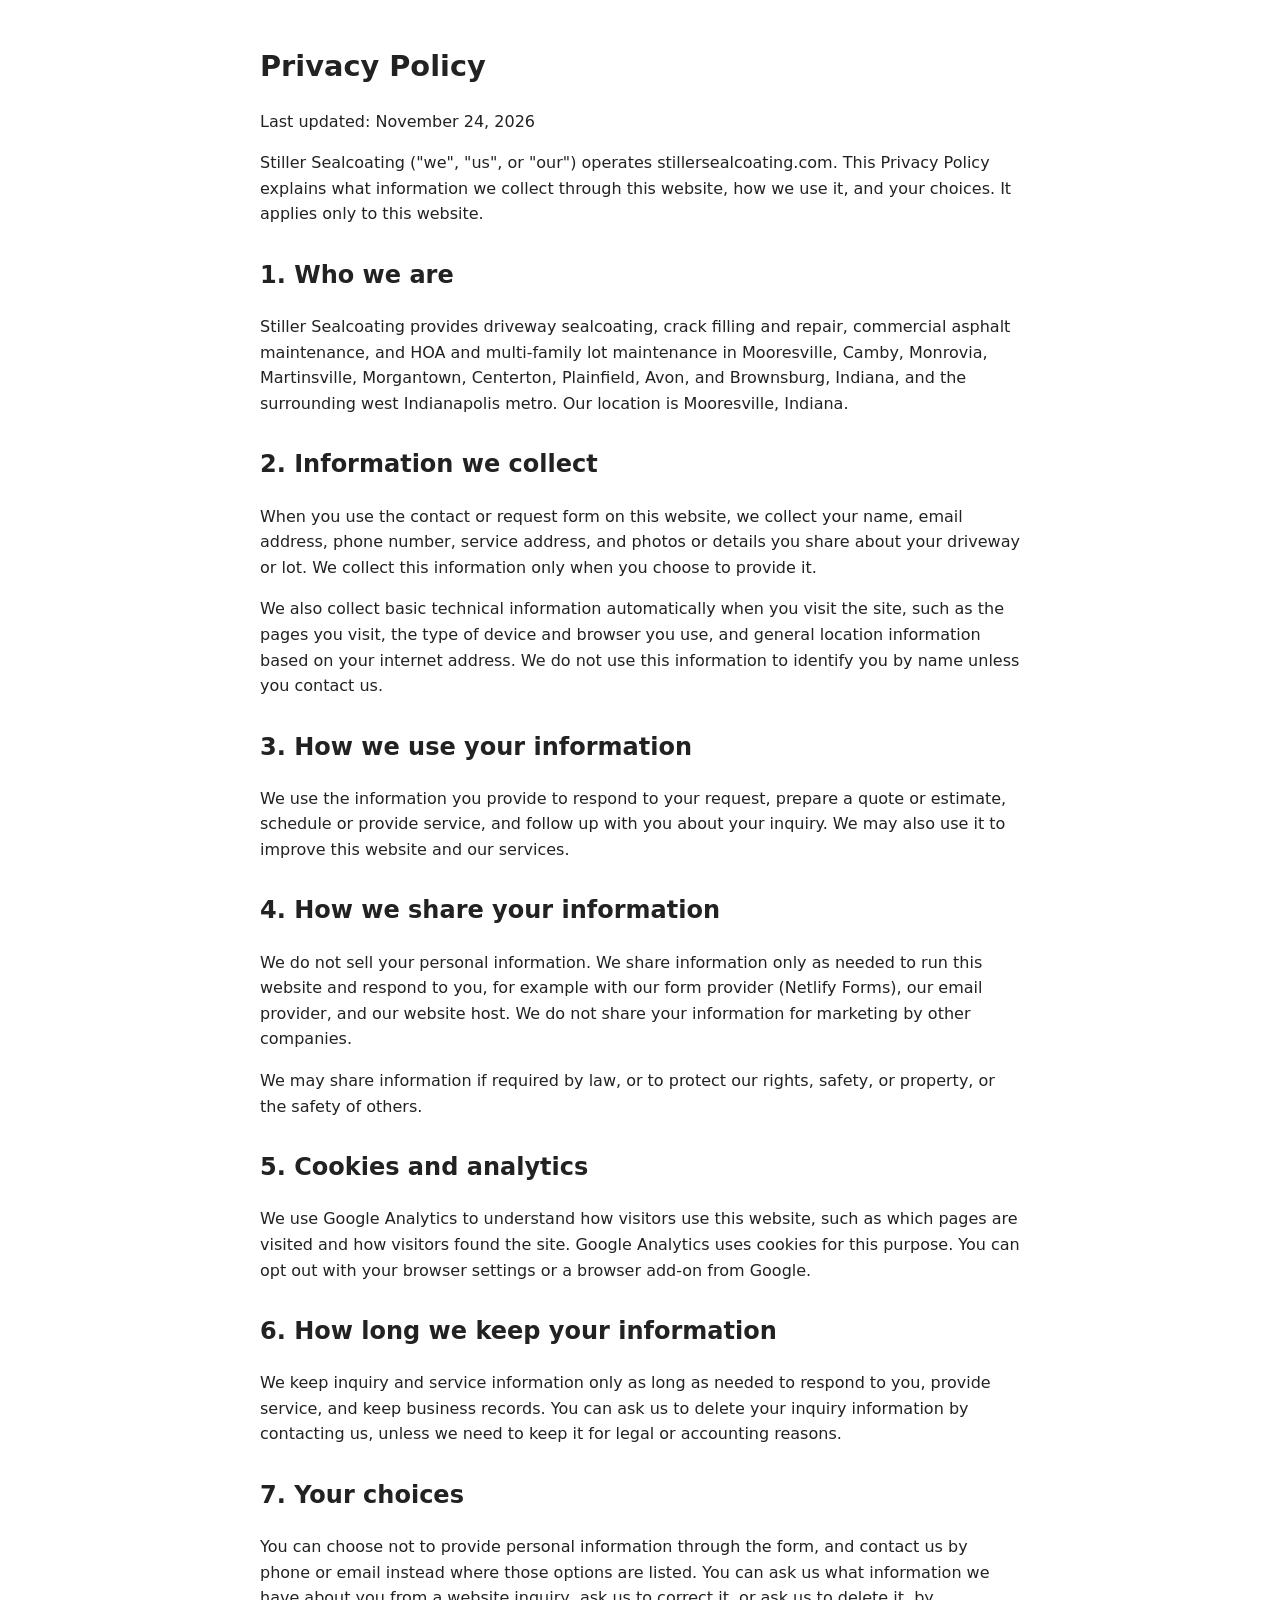
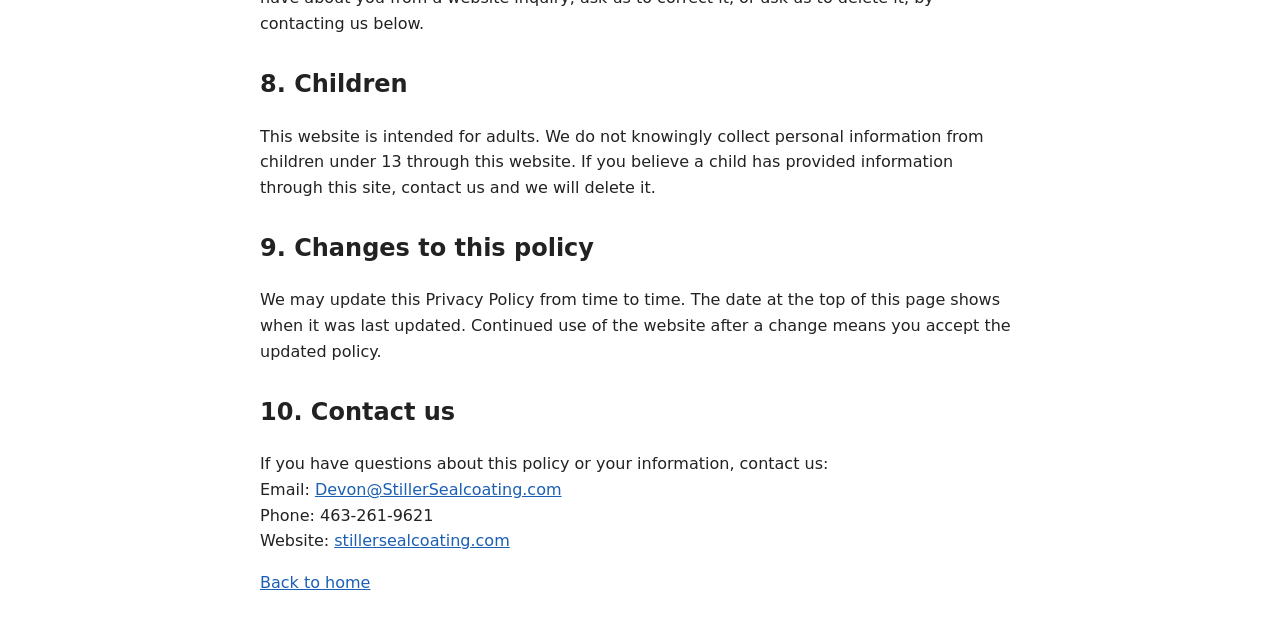
<file: privacy-policy.html>
<!doctype html>
<html lang="en">
<head>
<!-- Google tag (gtag.js) -->
<script async src="https://www.googletagmanager.com/gtag/js?id=G-6KLZYMCQMT"></script>
<script>
  window.dataLayer = window.dataLayer || [];
  function gtag(){dataLayer.push(arguments);}
  gtag('js', new Date());

  gtag('config', 'G-6KLZYMCQMT');
</script>

<meta charset="utf-8">
<meta name="viewport" content="width=device-width, initial-scale=1">
<title>Privacy Policy | Stiller Sealcoating</title>
<style>body{font-family:system-ui,-apple-system,Segoe UI,Roboto,sans-serif;line-height:1.6;max-width:760px;margin:0 auto;padding:24px;color:#222}h1{font-size:1.8rem}h2{margin-top:1.8rem}a{color:#1a5fb4}</style>
</head>
<body>
<!-- Draft prepared November 24, 2026. This is a general template, not legal advice. The business owner should review it before publishing. -->
<main>
<h1>Privacy Policy</h1>
<p>Last updated: November 24, 2026</p>

<p>Stiller Sealcoating ("we", "us", or "our") operates stillersealcoating.com. This Privacy Policy explains what information we collect through this website, how we use it, and your choices. It applies only to this website.</p>
<h2>1. Who we are</h2>
<p>Stiller Sealcoating provides driveway sealcoating, crack filling and repair, commercial asphalt maintenance, and HOA and multi-family lot maintenance in Mooresville, Camby, Monrovia, Martinsville, Morgantown, Centerton, Plainfield, Avon, and Brownsburg, Indiana, and the surrounding west Indianapolis metro. Our location is Mooresville, Indiana.</p>
<h2>2. Information we collect</h2>
<p>When you use the contact or request form on this website, we collect your name, email address, phone number, service address, and photos or details you share about your driveway or lot. We collect this information only when you choose to provide it.</p>
<p>We also collect basic technical information automatically when you visit the site, such as the pages you visit, the type of device and browser you use, and general location information based on your internet address. We do not use this information to identify you by name unless you contact us.</p>
<h2>3. How we use your information</h2>
<p>We use the information you provide to respond to your request, prepare a quote or estimate, schedule or provide service, and follow up with you about your inquiry. We may also use it to improve this website and our services.</p>
<h2>4. How we share your information</h2>
<p>We do not sell your personal information. We share information only as needed to run this website and respond to you, for example with our form provider (Netlify Forms), our email provider, and our website host. We do not share your information for marketing by other companies.</p>
<p>We may share information if required by law, or to protect our rights, safety, or property, or the safety of others.</p>
<h2>5. Cookies and analytics</h2>
<p>We use Google Analytics to understand how visitors use this website, such as which pages are visited and how visitors found the site. Google Analytics uses cookies for this purpose. You can opt out with your browser settings or a browser add-on from Google.</p>
<h2>6. How long we keep your information</h2>
<p>We keep inquiry and service information only as long as needed to respond to you, provide service, and keep business records. You can ask us to delete your inquiry information by contacting us, unless we need to keep it for legal or accounting reasons.</p>
<h2>7. Your choices</h2>
<p>You can choose not to provide personal information through the form, and contact us by phone or email instead where those options are listed. You can ask us what information we have about you from a website inquiry, ask us to correct it, or ask us to delete it, by contacting us below.</p>
<h2>8. Children</h2>
<p>This website is intended for adults. We do not knowingly collect personal information from children under 13 through this website. If you believe a child has provided information through this site, contact us and we will delete it.</p>
<h2>9. Changes to this policy</h2>
<p>We may update this Privacy Policy from time to time. The date at the top of this page shows when it was last updated. Continued use of the website after a change means you accept the updated policy.</p>
<h2>10. Contact us</h2>
<p>If you have questions about this policy or your information, contact us:<br>
Email: <a href="mailto:Devon@StillerSealcoating.com">Devon@StillerSealcoating.com</a><br>
Phone: 463-261-9621<br>
Website: <a href="https://stillersealcoating.com/">stillersealcoating.com</a></p>

<p><a href="/">Back to home</a></p>
</main>
</body>
</html>
</file>
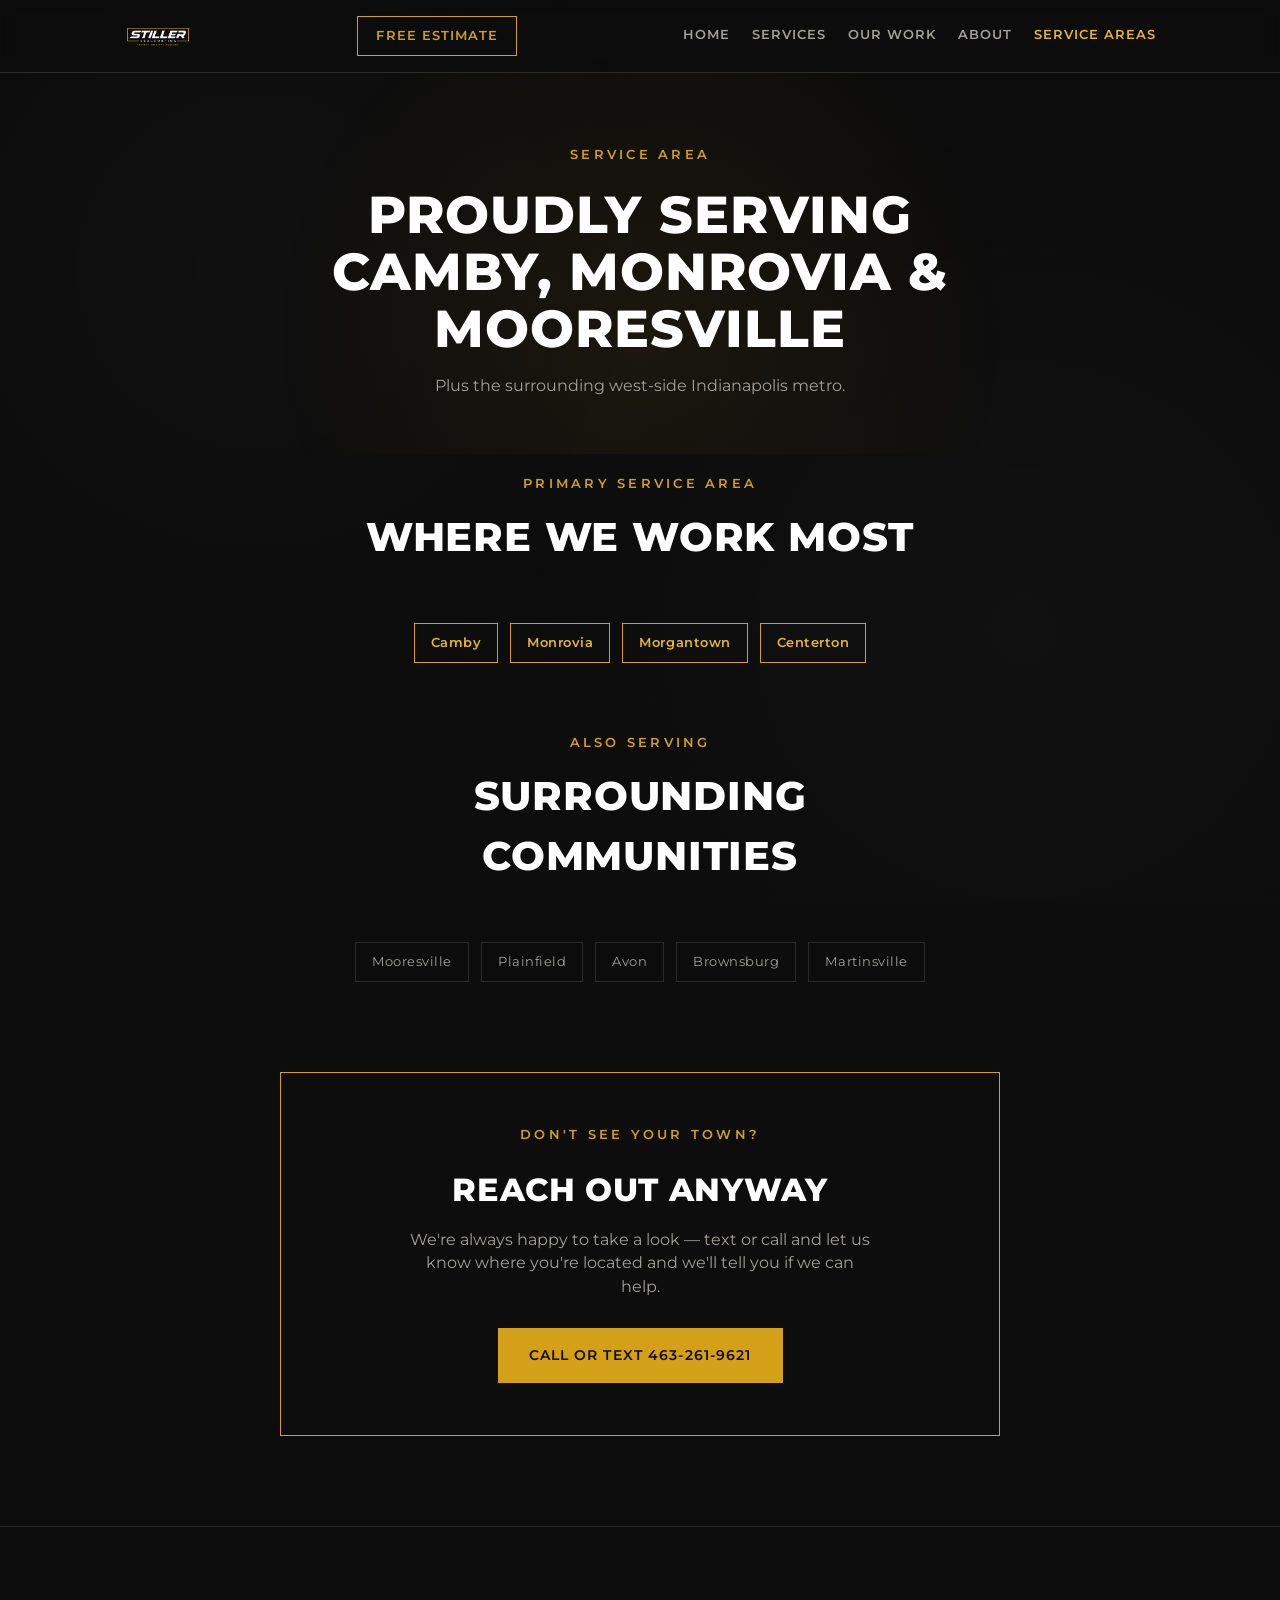
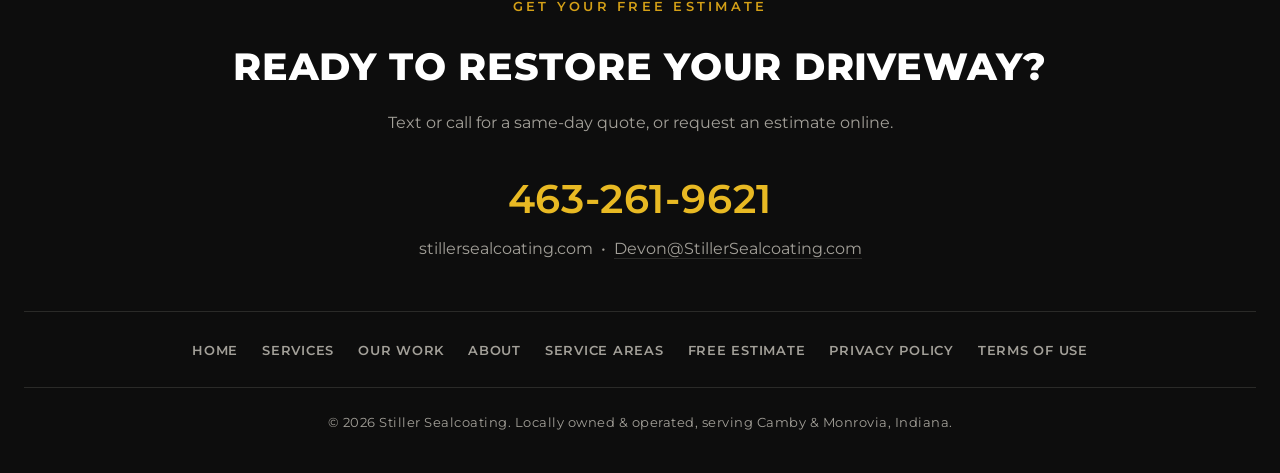
<file: service-areas.html>
<!DOCTYPE html>
<html lang="en">
<head>
<!-- Google tag (gtag.js) -->
<script async src="https://www.googletagmanager.com/gtag/js?id=G-6KLZYMCQMT"></script>
<script>
  window.dataLayer = window.dataLayer || [];
  function gtag(){dataLayer.push(arguments);}
  gtag('js', new Date());

  gtag('config', 'G-6KLZYMCQMT');
</script>

<meta charset="UTF-8">
<meta name="viewport" content="width=device-width, initial-scale=1.0">
<title>Service Areas | Stiller Sealcoating</title>
<meta name="description" content="Stiller Sealcoating serves Camby, Monrovia, Morgantown, Centerton, Mooresville &amp; the surrounding west Indianapolis metro with driveway and lot sealcoating.">

<meta property="og:type" content="website">
<meta property="og:title" content="Service Areas | Stiller Sealcoating">
<meta property="og:description" content="Serving Camby, Monrovia, Morgantown, Centerton, Mooresville &amp; the surrounding west Indianapolis metro.">
<meta property="og:image" content="https://stillersealcoating.com/og-image.png">
<meta property="og:url" content="https://stillersealcoating.com/service-areas.html">

<meta name="twitter:card" content="summary_large_image">
<meta name="twitter:title" content="Service Areas | Stiller Sealcoating">
<meta name="twitter:description" content="Serving Camby, Monrovia, Morgantown, Centerton, Mooresville &amp; the surrounding west Indianapolis metro.">
<meta name="twitter:image" content="https://stillersealcoating.com/og-image.png">

<link rel="preconnect" href="https://fonts.googleapis.com">
<link href="https://fonts.googleapis.com/css2?family=Rajdhani:ital,wght@0,500;0,600;0,700;1,700&family=Montserrat:wght@400;500;600;700;800&display=swap" rel="stylesheet">
<link rel="stylesheet" href="assets/css/style.css">
</head>
<body>

<header>
  <nav>
    <a href="index.html"><img src="stiller-logo.png" alt="Stiller Sealcoating" class="nav-logo"></a>
    <div class="nav-links">
      <a href="index.html">Home</a>
      <a href="services.html">Services</a>
      <a href="our-work.html">Our Work</a>
      <a href="about.html">About</a>
      <a href="service-areas.html" class="active">Service Areas</a>
    </div>
    <a href="estimate.html" class="nav-cta">Free Estimate</a>
  </nav>
</header>

<section class="page-hero">
  <div class="eyebrow">SERVICE AREA</div>
  <h1>Proudly Serving Camby, Monrovia &amp; Mooresville</h1>
  <p class="sub">Plus the surrounding west-side Indianapolis metro.</p>
</section>

<section class="section" style="padding-top:20px;">
  <div class="section-head">
    <div class="eyebrow">PRIMARY SERVICE AREA</div>
    <h2>Where We Work Most</h2>
  </div>
  <div class="area-tags" style="margin-bottom:70px;">
    <span class="area-tag-primary">Camby</span>
    <span class="area-tag-primary">Monrovia</span>
    <span class="area-tag-primary">Morgantown</span>
    <span class="area-tag-primary">Centerton</span>
  </div>

  <div class="section-head">
    <div class="eyebrow">ALSO SERVING</div>
    <h2>Surrounding Communities</h2>
  </div>
  <div class="area-tags">
    <span>Mooresville</span>
    <span>Plainfield</span>
    <span>Avon</span>
    <span>Brownsburg</span>
    <span>Martinsville</span>
  </div>
</section>

<section class="section" style="padding-top:0;">
  <div class="referral" style="margin-left:auto;margin-right:auto;">
    <div class="eyebrow" style="text-align:center;">DON'T SEE YOUR TOWN?</div>
    <h2>Reach out anyway</h2>
    <p>We're always happy to take a look &mdash; text or call and let us know where you're located and we'll tell you if we can help.</p>
    <a href="tel:4632619621" class="btn-primary">Call or Text 463-261-9621</a>
  </div>
</section>

<footer id="quote">
  <div class="eyebrow">GET YOUR FREE ESTIMATE</div>
  <h2>Ready to Restore Your Driveway?</h2>
  <p class="sub">Text or call for a same-day quote, or request an estimate online.</p>
  <a href="tel:4632619621" class="contact-line">463-261-9621</a>
  <p class="sub" style="margin-bottom:0;">stillersealcoating.com &nbsp;&bull;&nbsp; <a href="mailto:Devon@StillerSealcoating.com" style="border-bottom:1px solid var(--line);">Devon@StillerSealcoating.com</a></p>

  <div class="footer-links">
    <a href="index.html">Home</a>
    <a href="services.html">Services</a>
    <a href="our-work.html">Our Work</a>
    <a href="about.html">About</a>
    <a href="service-areas.html">Service Areas</a>
    <a href="estimate.html">Free Estimate</a>
    <a href="privacy-policy.html">Privacy Policy</a>
    <a href="terms-of-use.html">Terms of Use</a>
  </div>

  <div class="footer-meta">
    &copy; 2026 Stiller Sealcoating. Locally owned &amp; operated, serving Camby &amp; Monrovia, Indiana.
  </div>
</footer>

</body>
</html>
</file>
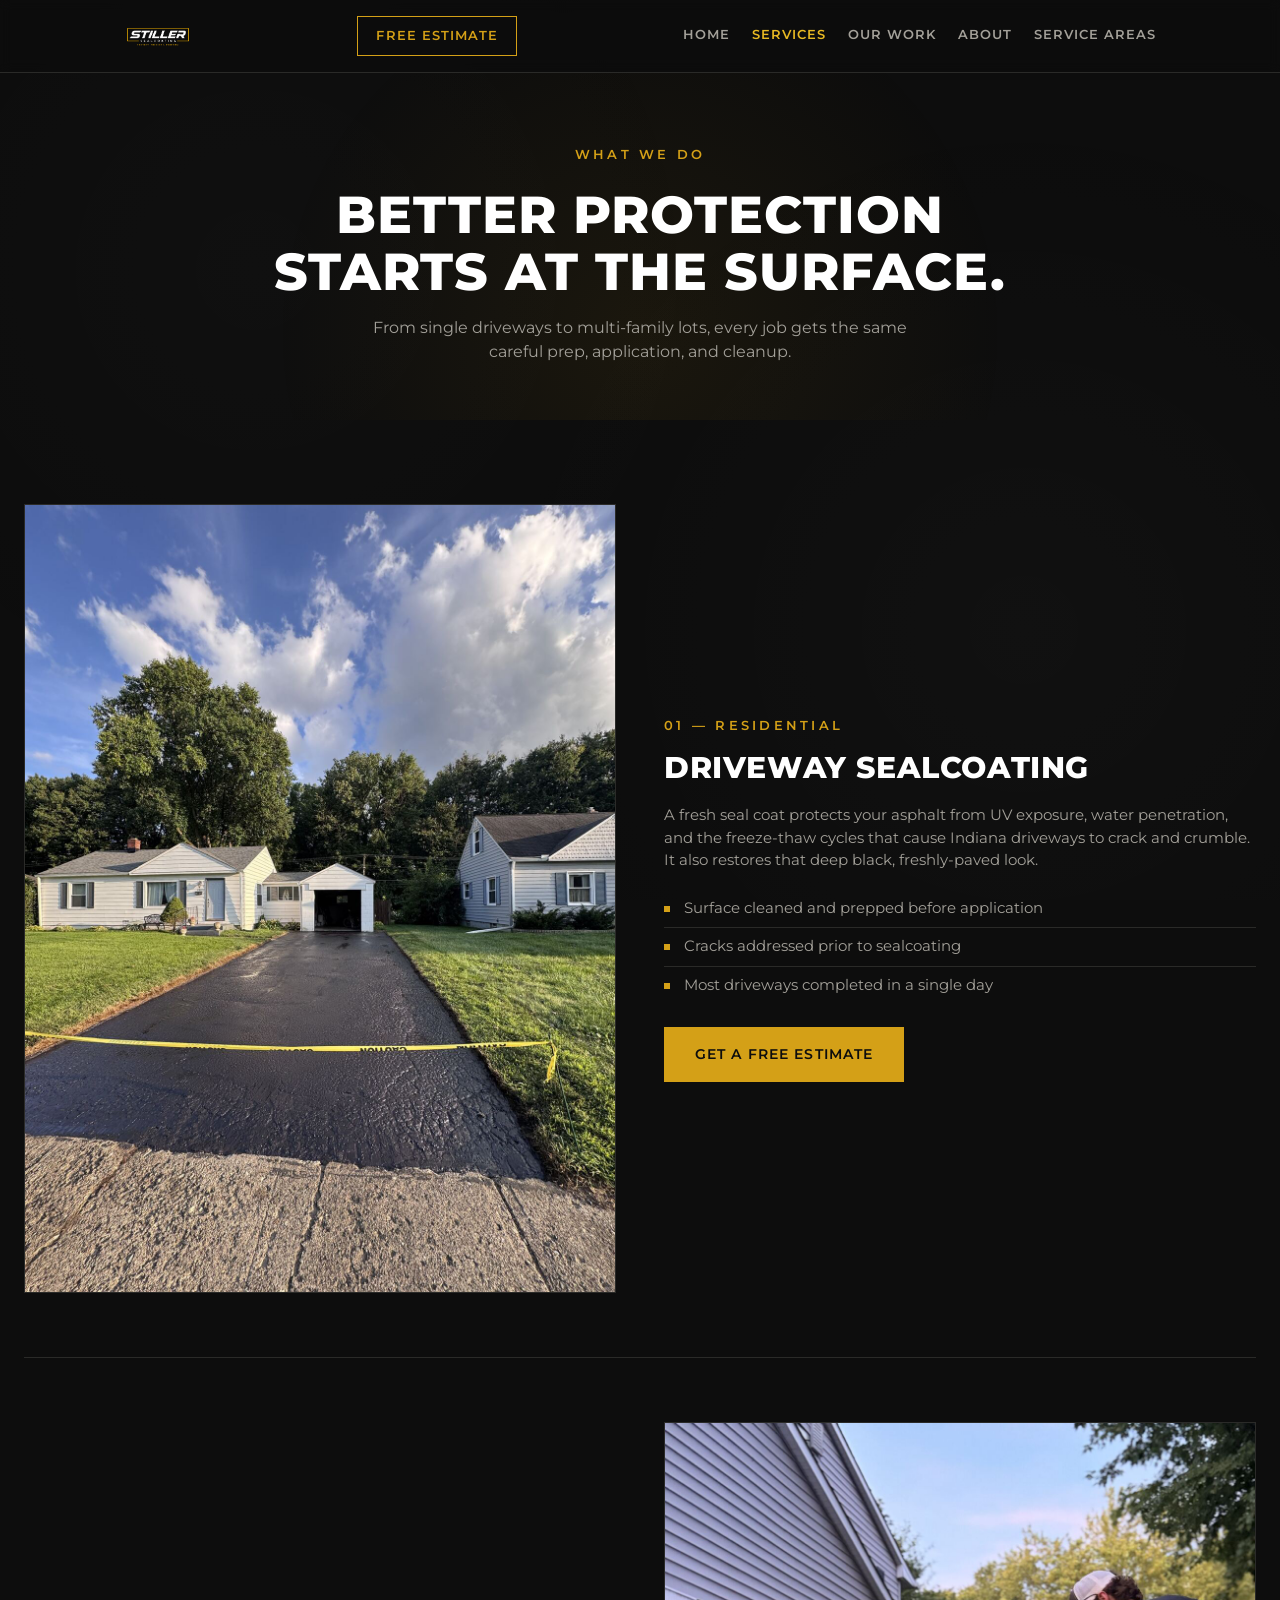
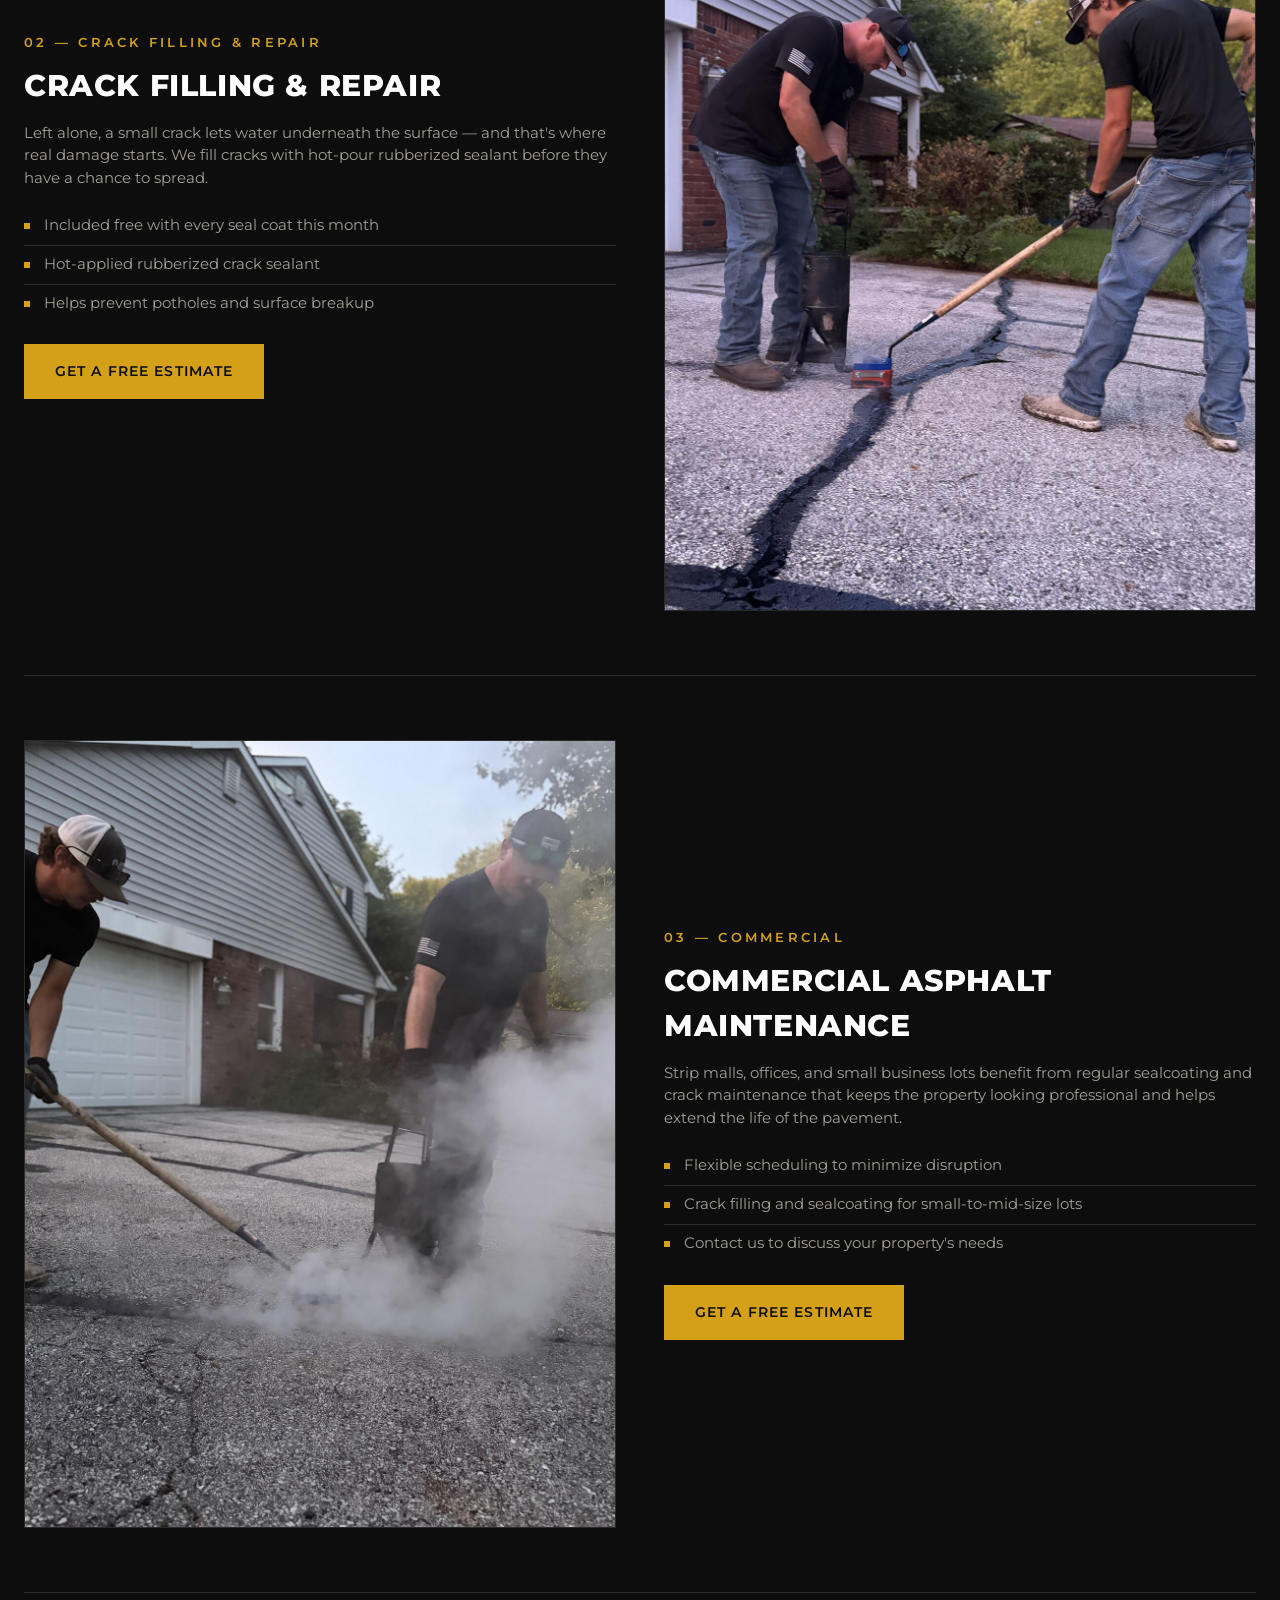
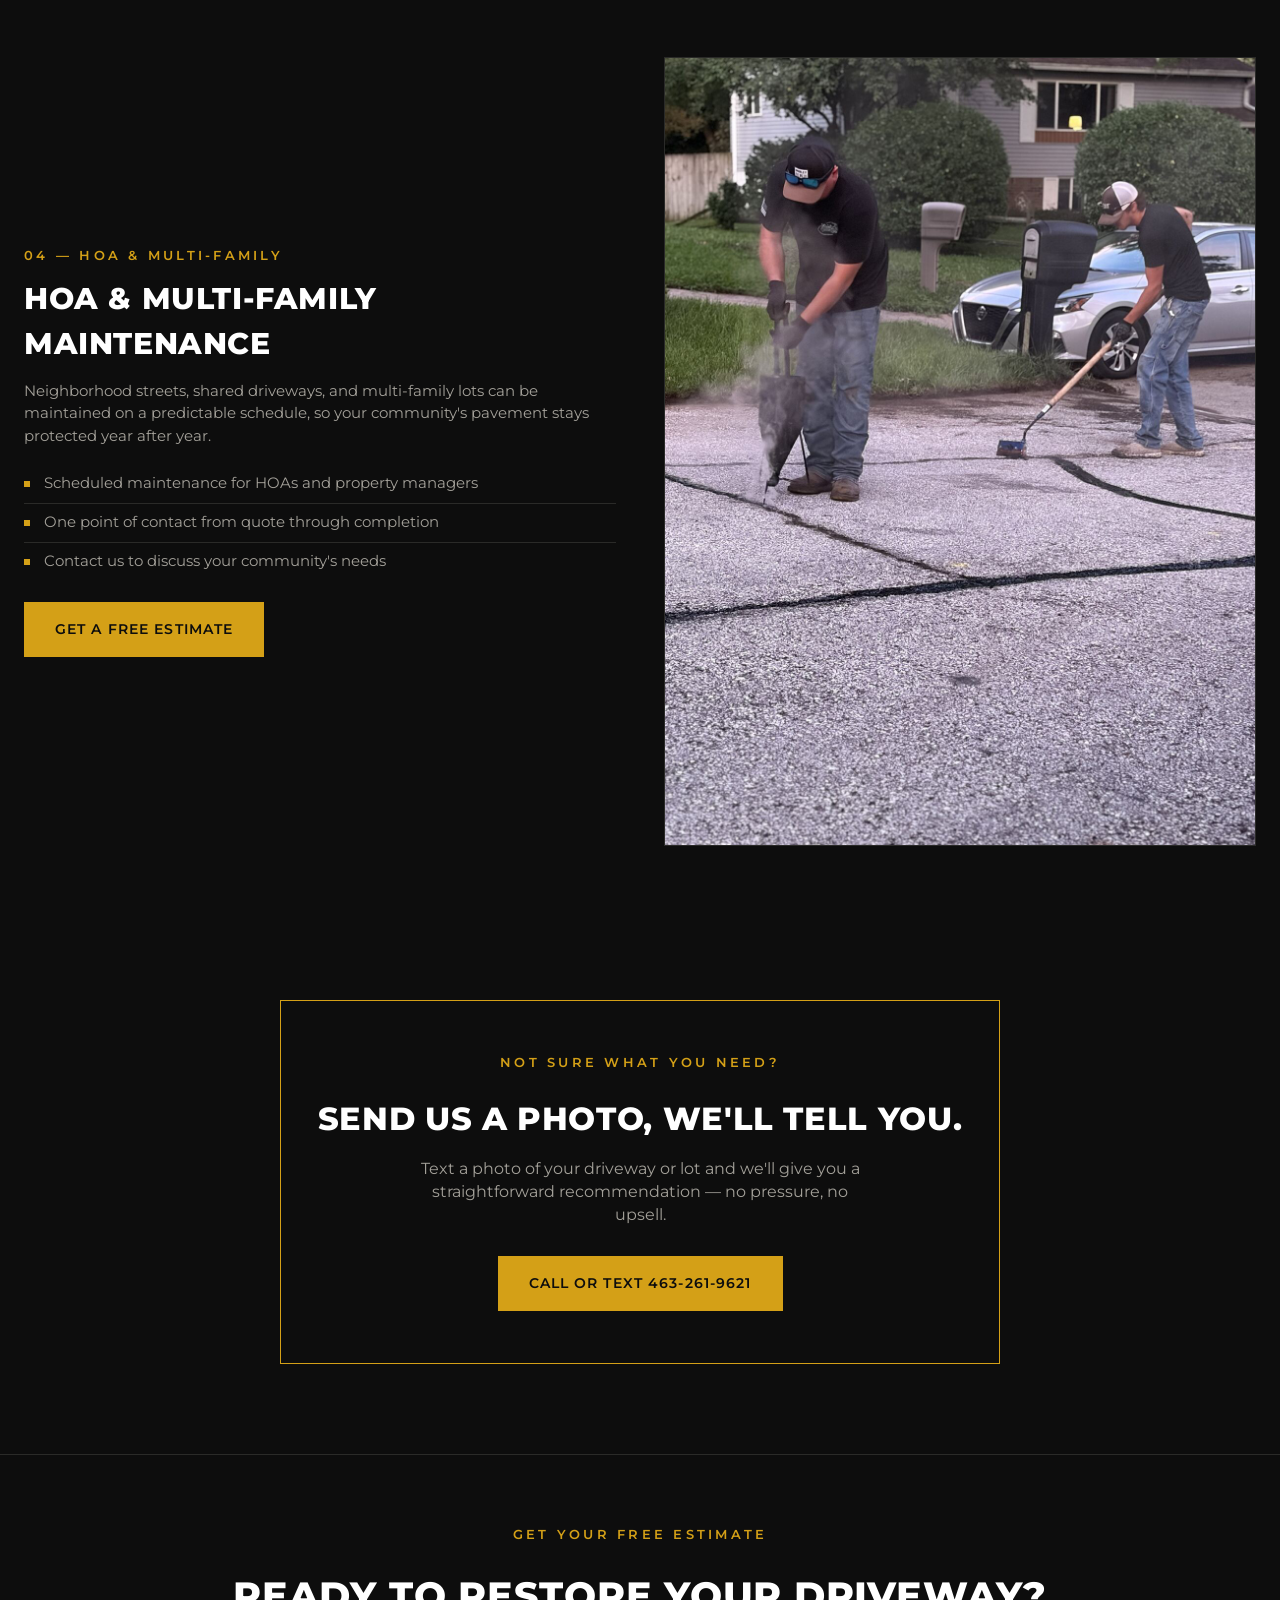
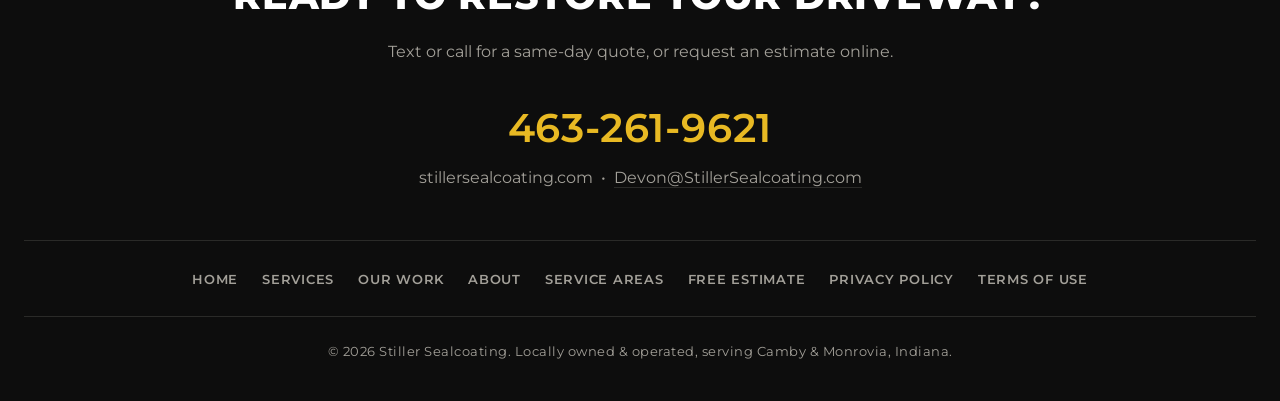
<file: services.html>
<!DOCTYPE html>
<html lang="en">
<head>
<!-- Google tag (gtag.js) -->
<script async src="https://www.googletagmanager.com/gtag/js?id=G-6KLZYMCQMT"></script>
<script>
  window.dataLayer = window.dataLayer || [];
  function gtag(){dataLayer.push(arguments);}
  gtag('js', new Date());

  gtag('config', 'G-6KLZYMCQMT');
</script>

<meta charset="UTF-8">
<meta name="viewport" content="width=device-width, initial-scale=1.0">
<title>Sealcoating &amp; Crack Filling Services | Stiller Sealcoating</title>
<meta name="description" content="Driveway sealcoating, crack filling, commercial asphalt maintenance, and HOA &amp; multi-family lot care from Stiller Sealcoating, serving Central Indiana.">

<meta property="og:type" content="website">
<meta property="og:title" content="Sealcoating &amp; Crack Filling Services | Stiller Sealcoating">
<meta property="og:description" content="Driveway sealcoating, crack filling, commercial asphalt maintenance, and HOA &amp; multi-family lot care in Central Indiana.">
<meta property="og:image" content="https://stillersealcoating.com/og-image.png">
<meta property="og:url" content="https://stillersealcoating.com/services.html">

<meta name="twitter:card" content="summary_large_image">
<meta name="twitter:title" content="Sealcoating &amp; Crack Filling Services | Stiller Sealcoating">
<meta name="twitter:description" content="Driveway sealcoating, crack filling, commercial asphalt maintenance, and HOA &amp; multi-family lot care in Central Indiana.">
<meta name="twitter:image" content="https://stillersealcoating.com/og-image.png">

<link rel="preconnect" href="https://fonts.googleapis.com">
<link href="https://fonts.googleapis.com/css2?family=Rajdhani:ital,wght@0,500;0,600;0,700;1,700&family=Montserrat:wght@400;500;600;700;800&display=swap" rel="stylesheet">
<link rel="stylesheet" href="assets/css/style.css">
</head>
<body>

<header>
  <nav>
    <a href="index.html"><img src="stiller-logo.png" alt="Stiller Sealcoating" class="nav-logo"></a>
    <div class="nav-links">
      <a href="index.html">Home</a>
      <a href="services.html" class="active">Services</a>
      <a href="our-work.html">Our Work</a>
      <a href="about.html">About</a>
      <a href="service-areas.html">Service Areas</a>
    </div>
    <a href="estimate.html" class="nav-cta">Free Estimate</a>
  </nav>
</header>

<section class="page-hero">
  <div class="eyebrow">WHAT WE DO</div>
  <h1>Better Protection Starts at the Surface.</h1>
  <p class="sub">From single driveways to multi-family lots, every job gets the same careful prep, application, and cleanup.</p>
</section>

<section class="section" style="padding-top:20px;">

  <div class="service-detail">
    <div class="service-detail-media">
      <img src="images/work/driveway-after.jpg" alt="Freshly sealcoated residential driveway" loading="lazy">
    </div>
    <div class="service-detail-copy">
      <div class="eyebrow">01 &mdash; RESIDENTIAL</div>
      <h2>Driveway Sealcoating</h2>
      <p>A fresh seal coat protects your asphalt from UV exposure, water penetration, and the freeze-thaw cycles that cause Indiana driveways to crack and crumble. It also restores that deep black, freshly-paved look.</p>
      <ul>
        <li>Surface cleaned and prepped before application</li>
        <li>Cracks addressed prior to sealcoating</li>
        <li>Most driveways completed in a single day</li>
      </ul>
      <a href="estimate.html" class="btn-primary">Get a Free Estimate</a>
    </div>
  </div>

  <div class="service-detail reverse">
    <div class="service-detail-media">
      <img src="images/work/crew-crack-filling-01.jpg" alt="Stiller Sealcoating crew filling a driveway crack" loading="lazy">
    </div>
    <div class="service-detail-copy">
      <div class="eyebrow">02 &mdash; CRACK FILLING &amp; REPAIR</div>
      <h2>Crack Filling &amp; Repair</h2>
      <p>Left alone, a small crack lets water underneath the surface &mdash; and that's where real damage starts. We fill cracks with hot-pour rubberized sealant before they have a chance to spread.</p>
      <ul>
        <li>Included free with every seal coat this month</li>
        <li>Hot-applied rubberized crack sealant</li>
        <li>Helps prevent potholes and surface breakup</li>
      </ul>
      <a href="estimate.html" class="btn-primary">Get a Free Estimate</a>
    </div>
  </div>

  <div class="service-detail">
    <div class="service-detail-media">
      <img src="images/work/crew-heating-sealant-01.jpg" alt="Crew preparing sealant for a commercial lot" loading="lazy">
    </div>
    <div class="service-detail-copy">
      <div class="eyebrow">03 &mdash; COMMERCIAL</div>
      <h2>Commercial Asphalt Maintenance</h2>
      <p>Strip malls, offices, and small business lots benefit from regular sealcoating and crack maintenance that keeps the property looking professional and helps extend the life of the pavement.</p>
      <ul>
        <li>Flexible scheduling to minimize disruption</li>
        <li>Crack filling and sealcoating for small-to-mid-size lots</li>
        <li>Contact us to discuss your property's needs</li>
      </ul>
      <a href="estimate.html" class="btn-primary">Get a Free Estimate</a>
    </div>
  </div>

  <div class="service-detail reverse">
    <div class="service-detail-media">
      <img src="images/work/crew-crack-filling-03.jpg" alt="Crew sealcoating a neighborhood lot" loading="lazy">
    </div>
    <div class="service-detail-copy">
      <div class="eyebrow">04 &mdash; HOA &amp; MULTI-FAMILY</div>
      <h2>HOA &amp; Multi-Family Maintenance</h2>
      <p>Neighborhood streets, shared driveways, and multi-family lots can be maintained on a predictable schedule, so your community's pavement stays protected year after year.</p>
      <ul>
        <li>Scheduled maintenance for HOAs and property managers</li>
        <li>One point of contact from quote through completion</li>
        <li>Contact us to discuss your community's needs</li>
      </ul>
      <a href="estimate.html" class="btn-primary">Get a Free Estimate</a>
    </div>
  </div>

</section>

<section class="section" style="padding-top:0;">
  <div class="referral" style="margin-left:auto;margin-right:auto;">
    <div class="eyebrow" style="text-align:center;">NOT SURE WHAT YOU NEED?</div>
    <h2>Send us a photo, we'll tell you.</h2>
    <p>Text a photo of your driveway or lot and we'll give you a straightforward recommendation &mdash; no pressure, no upsell.</p>
    <a href="tel:4632619621" class="btn-primary">Call or Text 463-261-9621</a>
  </div>
</section>

<footer id="quote">
  <div class="eyebrow">GET YOUR FREE ESTIMATE</div>
  <h2>Ready to Restore Your Driveway?</h2>
  <p class="sub">Text or call for a same-day quote, or request an estimate online.</p>
  <a href="tel:4632619621" class="contact-line">463-261-9621</a>
  <p class="sub" style="margin-bottom:0;">stillersealcoating.com &nbsp;&bull;&nbsp; <a href="mailto:Devon@StillerSealcoating.com" style="border-bottom:1px solid var(--line);">Devon@StillerSealcoating.com</a></p>

  <div class="footer-links">
    <a href="index.html">Home</a>
    <a href="services.html">Services</a>
    <a href="our-work.html">Our Work</a>
    <a href="about.html">About</a>
    <a href="service-areas.html">Service Areas</a>
    <a href="estimate.html">Free Estimate</a>
    <a href="privacy-policy.html">Privacy Policy</a>
    <a href="terms-of-use.html">Terms of Use</a>
  </div>

  <div class="footer-meta">
    &copy; 2026 Stiller Sealcoating. Locally owned &amp; operated, serving Camby &amp; Monrovia, Indiana.
  </div>
</footer>

</body>
</html>
</file>
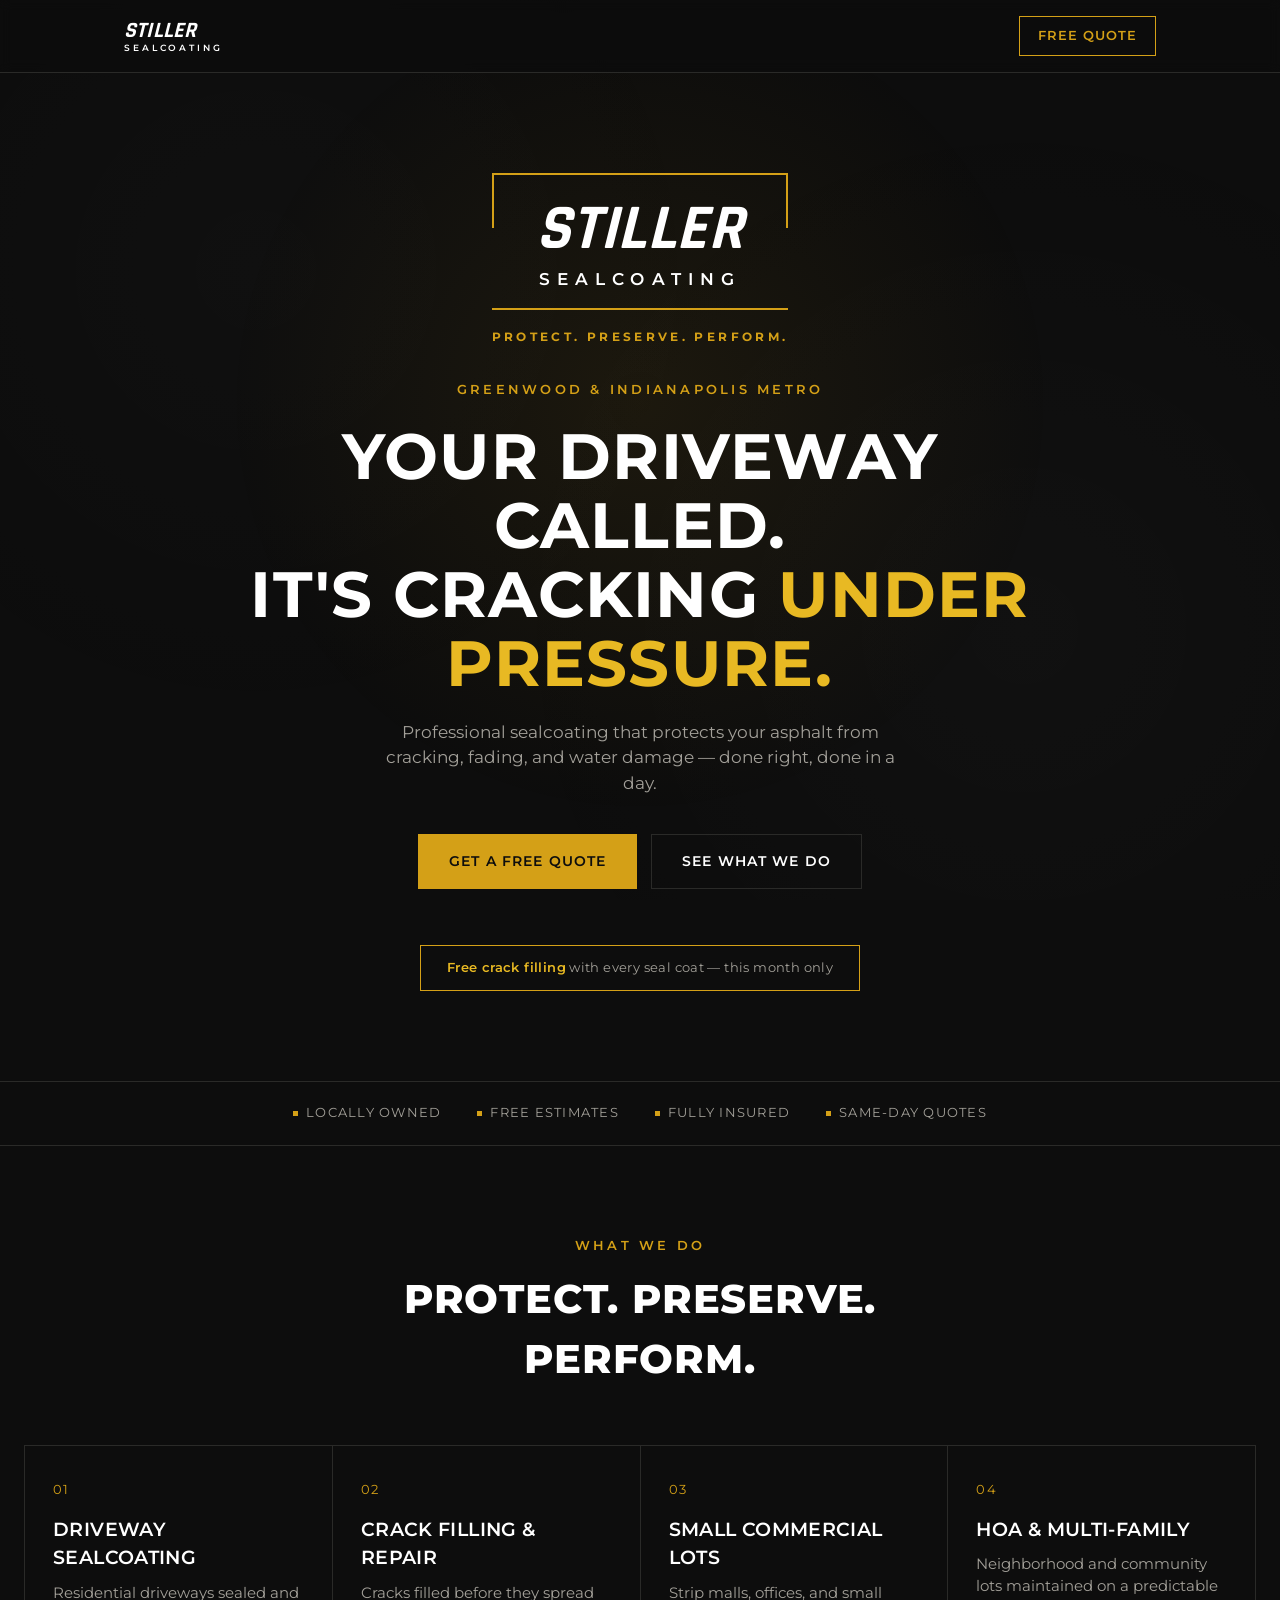
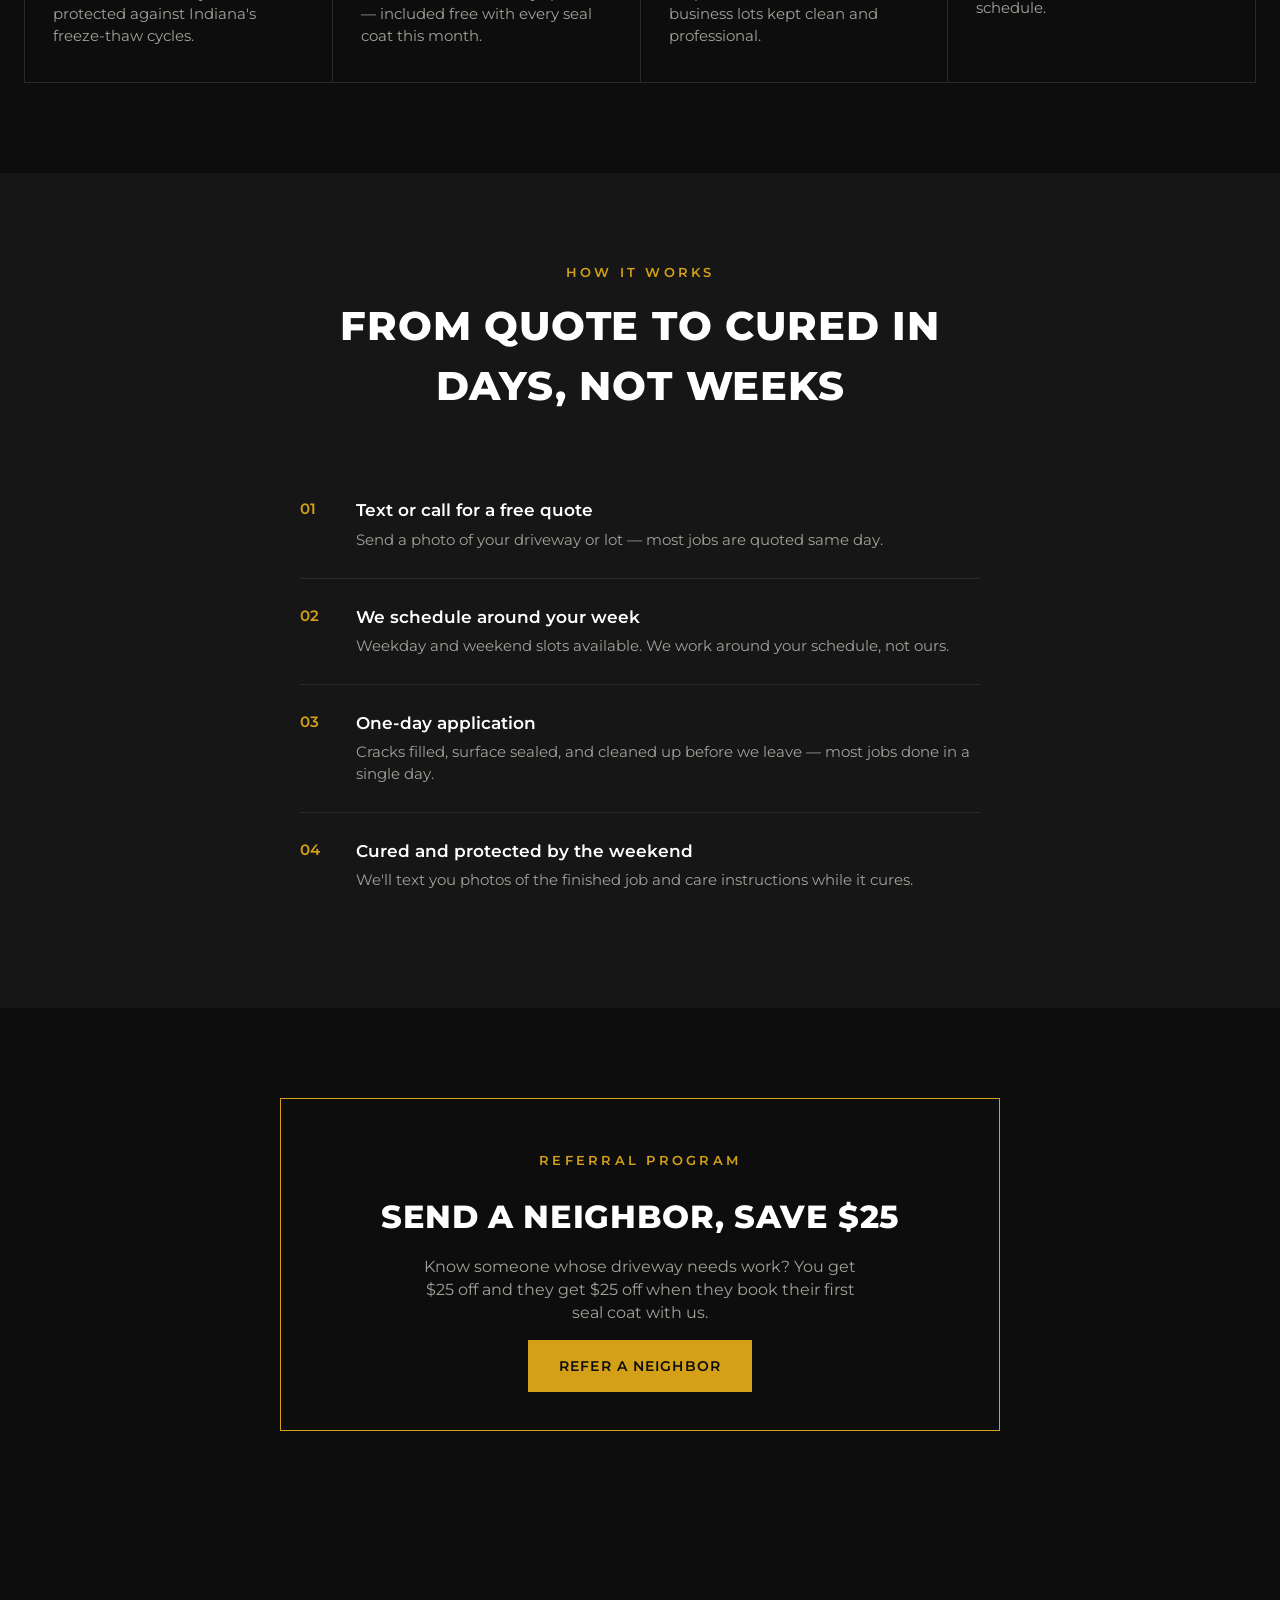
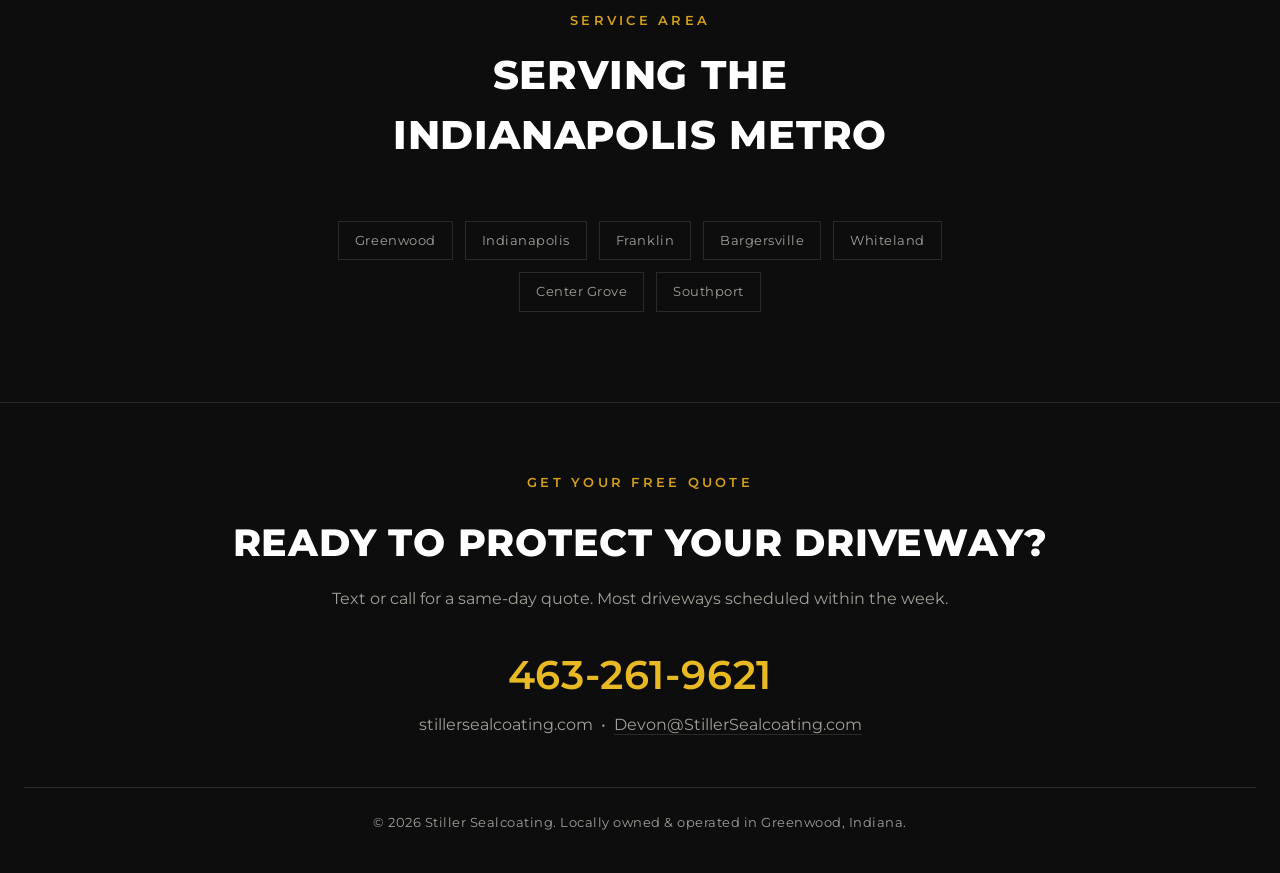
<file: Stiller.html>
<!DOCTYPE html>
<html lang="en">
<head>
<meta charset="UTF-8">
<meta name="viewport" content="width=device-width, initial-scale=1.0">
<title>Stiller Sealcoating | Greenwood &amp; Indianapolis Metro</title>
<link rel="preconnect" href="https://fonts.googleapis.com">
<link href="https://fonts.googleapis.com/css2?family=Rajdhani:ital,wght@0,500;0,600;0,700;1,700&family=Montserrat:wght@400;500;600;700;800&display=swap" rel="stylesheet">
<style>
  :root{
    --black:#0d0d0d;
    --black-2:#161616;
    --gold:#d4a017;
    --gold-bright:#e8b923;
    --white:#ffffff;
    --gray:#a3a099;
    --line:#2a2a28;
  }
  *{margin:0;padding:0;box-sizing:border-box;}
  html{scroll-behavior:smooth;}
  body{
    background:var(--black);
    color:var(--white);
    font-family:'Montserrat',sans-serif;
    line-height:1.5;
    -webkit-font-smoothing:antialiased;
  }
  h1,h2,h3,.display{
    font-family:'Montserrat',sans-serif;
    font-weight:800;
    text-transform:uppercase;
    letter-spacing:0.02em;
  }
  .brand-font{
    font-family:'Rajdhani',sans-serif;
    font-weight:700;
    font-style:italic;
  }
  a{color:inherit;text-decoration:none;}
  .wrap{max-width:1080px;margin:0 auto;padding:0 24px;}

  /* subtle asphalt texture */
  body::before{
    content:"";
    position:fixed;
    inset:0;
    background-image:
      radial-gradient(circle at 20% 30%, rgba(255,255,255,0.015) 0, transparent 40%),
      radial-gradient(circle at 80% 70%, rgba(255,255,255,0.02) 0, transparent 45%);
    pointer-events:none;
    z-index:0;
  }

  /* ===== NAV ===== */
  header{
    position:sticky;top:0;z-index:50;
    background:rgba(13,13,13,0.92);
    backdrop-filter:blur(6px);
    border-bottom:1px solid var(--line);
  }
  nav{
    display:flex;align-items:center;justify-content:space-between;
    padding:16px 24px;max-width:1080px;margin:0 auto;
  }
  .logo-mark{display:flex;flex-direction:column;line-height:1;}
  .logo-mark .stiller{
    font-family:'Rajdhani',sans-serif;font-weight:700;font-style:italic;
    color:var(--white);font-size:22px;letter-spacing:0.01em;
  }
  .logo-mark .seal{
    font-family:'Montserrat',sans-serif;font-weight:600;font-size:9px;
    letter-spacing:0.32em;color:var(--white);margin-top:1px;
  }
  .nav-cta{
    border:1.5px solid var(--gold);color:var(--gold);
    padding:9px 18px;font-size:13px;font-weight:600;
    letter-spacing:0.08em;text-transform:uppercase;
    font-family:'Montserrat',sans-serif;
    transition:all .2s ease;
  }
  .nav-cta:hover{background:var(--gold);color:var(--black);}

  /* ===== HERO ===== */
  .hero{
    position:relative;
    padding:100px 24px 90px;
    text-align:center;
    overflow:hidden;
  }
  .hero::after{
    content:"";
    position:absolute;left:50%;top:-120px;
    width:900px;height:900px;transform:translateX(-50%);
    background:radial-gradient(circle, rgba(212,160,23,0.08) 0%, transparent 65%);
    pointer-events:none;
  }
  .hero-wordmark{
    position:relative;z-index:1;display:flex;flex-direction:column;
    align-items:center;margin-bottom:34px;
  }
  .hero-wordmark .frame{
    position:relative;
    border-top:2px solid var(--gold);border-bottom:2px solid var(--gold);
    padding:22px 44px 16px;
  }
  .hero-wordmark .frame::before,.hero-wordmark .frame::after{
    content:"";position:absolute;top:0;bottom:0;width:2px;background:var(--gold);
  }
  .hero-wordmark .frame::before{left:0;top:0;height:40%;}
  .hero-wordmark .frame::after{right:0;bottom:0;height:40%;}
  .hero-wordmark .stiller-big{
    font-family:'Rajdhani',sans-serif;font-weight:700;font-style:italic;
    font-size:clamp(38px,7vw,64px);color:var(--white);line-height:1;text-align:center;
    letter-spacing:0.01em;
  }
  .hero-wordmark .seal-big{
    font-family:'Montserrat',sans-serif;font-weight:600;
    font-size:clamp(12px,1.8vw,17px);letter-spacing:0.42em;
    color:var(--white);text-align:center;margin-top:6px;
  }
  .hero-wordmark .tagline{
    font-family:'Montserrat',sans-serif;font-weight:700;
    font-size:12px;letter-spacing:0.28em;color:var(--gold);
    margin-top:18px;
  }
  .eyebrow{
    color:var(--gold);font-size:13px;font-weight:600;
    letter-spacing:0.25em;font-family:'Montserrat',sans-serif;
    margin-bottom:22px;position:relative;z-index:1;
  }
  .hero h1{
    font-size:clamp(34px,6vw,64px);
    font-weight:700;line-height:1.08;color:var(--white);
    max-width:820px;margin:0 auto 22px;position:relative;z-index:1;
  }
  .hero h1 em{font-style:normal;color:var(--gold-bright);}
  .hero p.sub{
    color:var(--gray);font-size:17px;max-width:520px;margin:0 auto 38px;
    position:relative;z-index:1;
  }
  .hero-ctas{display:flex;gap:14px;justify-content:center;flex-wrap:wrap;position:relative;z-index:1;}
  .btn-primary,.btn-secondary{
    font-family:'Montserrat',sans-serif;font-weight:600;font-size:14px;
    letter-spacing:0.08em;text-transform:uppercase;
    padding:16px 30px;transition:all .2s ease;
  }
  .btn-primary{background:var(--gold);color:var(--black);border:1.5px solid var(--gold);}
  .btn-primary:hover{background:var(--gold-bright);border-color:var(--gold-bright);}
  .btn-secondary{border:1.5px solid var(--line);color:var(--white);}
  .btn-secondary:hover{border-color:var(--gold);color:var(--gold);}

  .offer-strip{
    margin-top:56px;border:1px solid var(--gold);
    display:inline-flex;align-items:center;gap:10px;
    padding:12px 26px;position:relative;z-index:1;
  }
  .offer-strip span{font-size:13px;color:var(--gray);letter-spacing:0.03em;}
  .offer-strip strong{color:var(--gold-bright);font-weight:600;}

  /* ===== TRUST BAR ===== */
  .trust-bar{
    border-top:1px solid var(--line);border-bottom:1px solid var(--line);
    padding:22px 0;
  }
  .trust-bar .wrap{
    display:flex;flex-wrap:wrap;justify-content:center;gap:36px;
  }
  .trust-bar .item{
    font-family:'Montserrat',sans-serif;font-size:12.5px;
    letter-spacing:0.1em;text-transform:uppercase;color:var(--gray);
    display:flex;align-items:center;gap:8px;
  }
  .trust-bar .item::before{content:"";width:5px;height:5px;background:var(--gold);display:inline-block;}

  /* ===== SECTION HEADS ===== */
  .section{padding:90px 24px;position:relative;z-index:1;}
  .section-head{text-align:center;max-width:600px;margin:0 auto 56px;}
  .section-head .eyebrow{margin-bottom:14px;}
  .section-head h2{font-size:clamp(26px,4vw,40px);color:var(--white);}

  /* ===== SERVICES ===== */
  .services-grid{
    display:grid;grid-template-columns:repeat(auto-fit,minmax(230px,1fr));
    gap:1px;background:var(--line);border:1px solid var(--line);
  }
  .service-card{
    background:var(--black);padding:34px 28px;
  }
  .service-card .num{
    font-family:'Montserrat',sans-serif;color:var(--gold);font-size:13px;
    letter-spacing:0.1em;margin-bottom:16px;display:block;
  }
  .service-card h3{font-size:19px;color:var(--white);margin-bottom:10px;font-weight:600;}
  .service-card p{color:var(--gray);font-size:14.5px;}

  /* ===== PROCESS ===== */
  .process{background:var(--black-2);}
  .process-list{max-width:680px;margin:0 auto;}
  .process-item{
    display:flex;gap:24px;padding:26px 0;border-bottom:1px solid var(--line);
  }
  .process-item:last-child{border-bottom:none;}
  .process-item .step{
    font-family:'Montserrat',sans-serif;color:var(--gold);font-size:15px;
    font-weight:600;min-width:32px;
  }
  .process-item h4{font-size:17px;font-weight:600;margin-bottom:6px;color:var(--white);}
  .process-item p{color:var(--gray);font-size:14.5px;}

  /* ===== REFERRAL BLOCK ===== */
  .referral{
    text-align:center;border:1px solid var(--gold);
    max-width:720px;margin:0 auto;padding:52px 32px;
  }
  .referral h2{font-size:clamp(24px,3.5vw,32px);color:var(--white);margin-bottom:14px;}
  .referral p{color:var(--gray);font-size:15.5px;max-width:460px;margin:0 auto 30px;}

  /* ===== SERVICE AREA ===== */
  .area-tags{
    display:flex;flex-wrap:wrap;gap:12px;justify-content:center;max-width:620px;margin:0 auto;
  }
  .area-tags span{
    border:1px solid var(--line);color:var(--gray);
    font-size:13px;padding:9px 16px;font-family:'Montserrat',sans-serif;
    letter-spacing:0.04em;
  }

  /* ===== FOOTER / CONTACT ===== */
  footer{
    border-top:1px solid var(--line);padding:70px 24px 40px;text-align:center;
  }
  footer h2{font-size:clamp(26px,4vw,38px);margin-bottom:16px;}
  footer p.sub{color:var(--gray);margin-bottom:34px;}
  .contact-line{
    font-family:'Montserrat',sans-serif;font-size:clamp(28px,5vw,40px);
    font-weight:600;color:var(--gold-bright);letter-spacing:0.02em;margin-bottom:8px;
    display:inline-block;transition:color .2s ease;
  }
  .contact-line:hover{color:var(--white);}
  .footer-meta{
    margin-top:50px;padding-top:26px;border-top:1px solid var(--line);
    color:var(--gray);font-size:12.5px;letter-spacing:0.04em;
  }

  @media (max-width:640px){
    .hero{padding:80px 20px 70px;}
    .section{padding:64px 20px;}
    nav .word{display:none;}
  }
</style>
</head>
<body>

<header>
  <nav>
    <div class="logo-mark">
      <div class="stiller">STILLER</div>
      <div class="seal">SEALCOATING</div>
    </div>
    <a href="tel:4632619621" class="nav-cta">Free Quote</a>
  </nav>
</header>

<section class="hero">
  <div class="hero-wordmark">
    <div class="frame">
      <div class="stiller-big">STILLER</div>
      <div class="seal-big">SEALCOATING</div>
    </div>
    <div class="tagline">PROTECT. PRESERVE. PERFORM.</div>
  </div>
  <div class="eyebrow">GREENWOOD &amp; INDIANAPOLIS METRO</div>
  <h1>Your driveway called.<br>It's cracking <em>under pressure.</em></h1>
  <p class="sub">Professional sealcoating that protects your asphalt from cracking, fading, and water damage &mdash; done right, done in a day.</p>
  <div class="hero-ctas">
    <a href="tel:4632619621" class="btn-primary">Get a Free Quote</a>
    <a href="#services" class="btn-secondary">See What We Do</a>
  </div>
  <div class="offer-strip">
    <span><strong>Free crack filling</strong> with every seal coat &mdash; this month only</span>
  </div>
</section>

<div class="trust-bar">
  <div class="wrap">
    <div class="item">Locally Owned</div>
    <div class="item">Free Estimates</div>
    <div class="item">Fully Insured</div>
    <div class="item">Same-Day Quotes</div>
  </div>
</div>

<section class="section" id="services">
  <div class="section-head">
    <div class="eyebrow">WHAT WE DO</div>
    <h2>Protect. Preserve. Perform.</h2>
  </div>
  <div class="services-grid">
    <div class="service-card">
      <span class="num">01</span>
      <h3>Driveway Sealcoating</h3>
      <p>Residential driveways sealed and protected against Indiana's freeze-thaw cycles.</p>
    </div>
    <div class="service-card">
      <span class="num">02</span>
      <h3>Crack Filling &amp; Repair</h3>
      <p>Cracks filled before they spread &mdash; included free with every seal coat this month.</p>
    </div>
    <div class="service-card">
      <span class="num">03</span>
      <h3>Small Commercial Lots</h3>
      <p>Strip malls, offices, and small business lots kept clean and professional.</p>
    </div>
    <div class="service-card">
      <span class="num">04</span>
      <h3>HOA &amp; Multi-Family</h3>
      <p>Neighborhood and community lots maintained on a predictable schedule.</p>
    </div>
  </div>
</section>

<section class="section process">
  <div class="section-head">
    <div class="eyebrow">HOW IT WORKS</div>
    <h2>From quote to cured in days, not weeks</h2>
  </div>
  <div class="process-list">
    <div class="process-item">
      <div class="step">01</div>
      <div><h4>Text or call for a free quote</h4><p>Send a photo of your driveway or lot &mdash; most jobs are quoted same day.</p></div>
    </div>
    <div class="process-item">
      <div class="step">02</div>
      <div><h4>We schedule around your week</h4><p>Weekday and weekend slots available. We work around your schedule, not ours.</p></div>
    </div>
    <div class="process-item">
      <div class="step">03</div>
      <div><h4>One-day application</h4><p>Cracks filled, surface sealed, and cleaned up before we leave &mdash; most jobs done in a single day.</p></div>
    </div>
    <div class="process-item">
      <div class="step">04</div>
      <div><h4>Cured and protected by the weekend</h4><p>We'll text you photos of the finished job and care instructions while it cures.</p></div>
    </div>
  </div>
</section>

<section class="section">
  <div class="referral" style="margin-left:auto;margin-right:auto;">
    <div class="eyebrow" style="text-align:center;">REFERRAL PROGRAM</div>
    <h2>Send a neighbor, save $25</h2>
    <p>Know someone whose driveway needs work? You get $25 off and they get $25 off when they book their first seal coat with us.</p>
    <a href="#quote" class="btn-primary">Refer a Neighbor</a>
  </div>
</section>

<section class="section">
  <div class="section-head">
    <div class="eyebrow">SERVICE AREA</div>
    <h2>Serving the Indianapolis metro</h2>
  </div>
  <div class="area-tags">
    <span>Greenwood</span>
    <span>Indianapolis</span>
    <span>Franklin</span>
    <span>Bargersville</span>
    <span>Whiteland</span>
    <span>Center Grove</span>
    <span>Southport</span>
  </div>
</section>

<footer id="quote">
  <div class="eyebrow">GET YOUR FREE QUOTE</div>
  <h2>Ready to protect your driveway?</h2>
  <p class="sub">Text or call for a same-day quote. Most driveways scheduled within the week.</p>
  <a href="tel:4632619621" class="contact-line">463-261-9621</a>
  <p class="sub" style="margin-bottom:0;">stillersealcoating.com &nbsp;&bull;&nbsp; <a href="mailto:Devon@StillerSealcoating.com" style="border-bottom:1px solid var(--line);">Devon@StillerSealcoating.com</a></p>

  <div class="footer-meta">
    &copy; 2026 Stiller Sealcoating. Locally owned &amp; operated in Greenwood, Indiana.
  </div>
</footer>

</body>
</html>
</file>
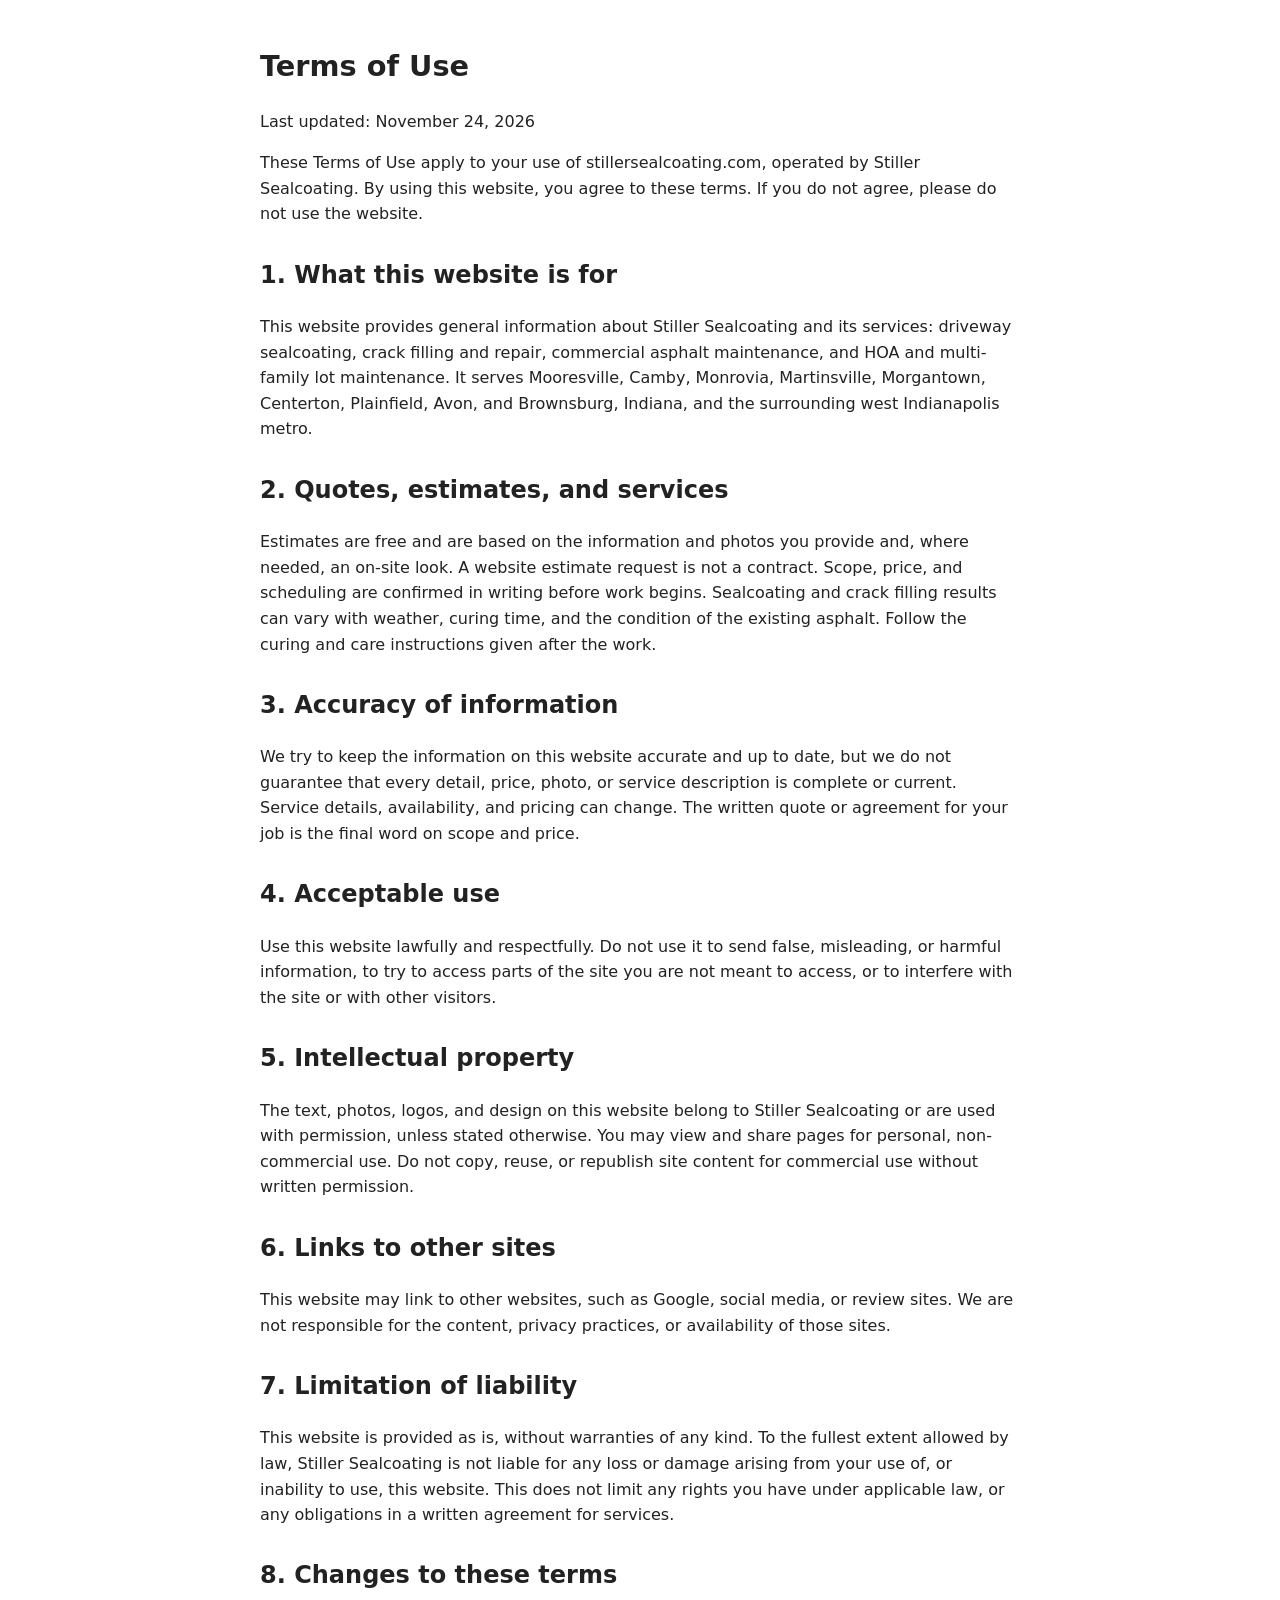
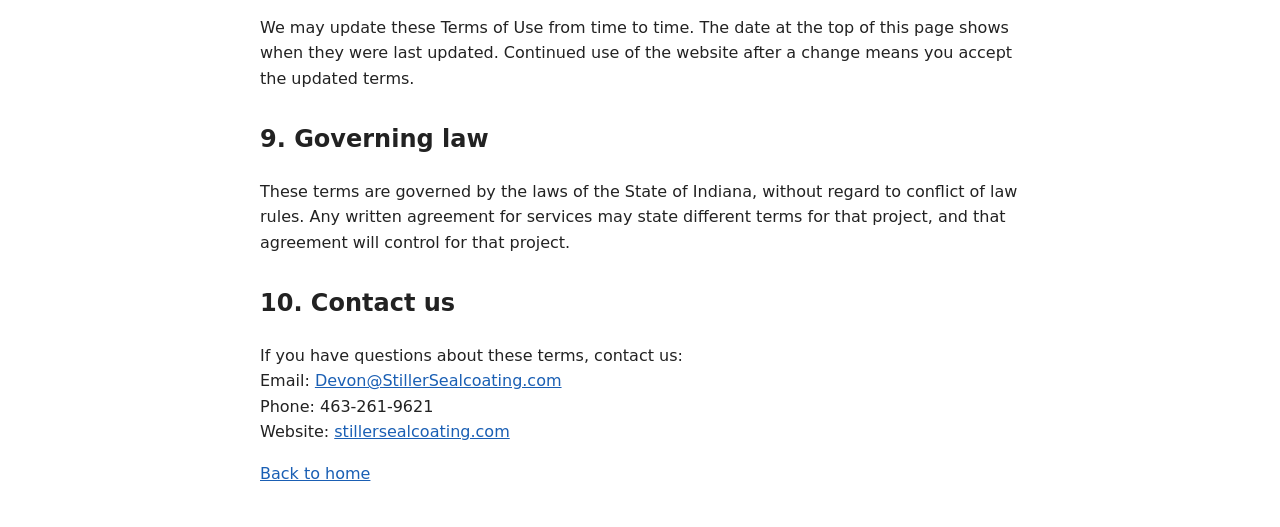
<file: terms-of-use.html>
<!doctype html>
<html lang="en">
<head>
<!-- Google tag (gtag.js) -->
<script async src="https://www.googletagmanager.com/gtag/js?id=G-6KLZYMCQMT"></script>
<script>
  window.dataLayer = window.dataLayer || [];
  function gtag(){dataLayer.push(arguments);}
  gtag('js', new Date());

  gtag('config', 'G-6KLZYMCQMT');
</script>

<meta charset="utf-8">
<meta name="viewport" content="width=device-width, initial-scale=1">
<title>Terms of Use | Stiller Sealcoating</title>
<style>body{font-family:system-ui,-apple-system,Segoe UI,Roboto,sans-serif;line-height:1.6;max-width:760px;margin:0 auto;padding:24px;color:#222}h1{font-size:1.8rem}h2{margin-top:1.8rem}a{color:#1a5fb4}</style>
</head>
<body>
<!-- Draft prepared November 24, 2026. This is a general template, not legal advice. The business owner should review it before publishing. -->
<main>
<h1>Terms of Use</h1>
<p>Last updated: November 24, 2026</p>

<p>These Terms of Use apply to your use of stillersealcoating.com, operated by Stiller Sealcoating. By using this website, you agree to these terms. If you do not agree, please do not use the website.</p>
<h2>1. What this website is for</h2>
<p>This website provides general information about Stiller Sealcoating and its services: driveway sealcoating, crack filling and repair, commercial asphalt maintenance, and HOA and multi-family lot maintenance. It serves Mooresville, Camby, Monrovia, Martinsville, Morgantown, Centerton, Plainfield, Avon, and Brownsburg, Indiana, and the surrounding west Indianapolis metro.</p>
<h2>2. Quotes, estimates, and services</h2>
<p>Estimates are free and are based on the information and photos you provide and, where needed, an on-site look. A website estimate request is not a contract. Scope, price, and scheduling are confirmed in writing before work begins. Sealcoating and crack filling results can vary with weather, curing time, and the condition of the existing asphalt. Follow the curing and care instructions given after the work.</p>
<h2>3. Accuracy of information</h2>
<p>We try to keep the information on this website accurate and up to date, but we do not guarantee that every detail, price, photo, or service description is complete or current. Service details, availability, and pricing can change. The written quote or agreement for your job is the final word on scope and price.</p>
<h2>4. Acceptable use</h2>
<p>Use this website lawfully and respectfully. Do not use it to send false, misleading, or harmful information, to try to access parts of the site you are not meant to access, or to interfere with the site or with other visitors.</p>
<h2>5. Intellectual property</h2>
<p>The text, photos, logos, and design on this website belong to Stiller Sealcoating or are used with permission, unless stated otherwise. You may view and share pages for personal, non-commercial use. Do not copy, reuse, or republish site content for commercial use without written permission.</p>
<h2>6. Links to other sites</h2>
<p>This website may link to other websites, such as Google, social media, or review sites. We are not responsible for the content, privacy practices, or availability of those sites.</p>
<h2>7. Limitation of liability</h2>
<p>This website is provided as is, without warranties of any kind. To the fullest extent allowed by law, Stiller Sealcoating is not liable for any loss or damage arising from your use of, or inability to use, this website. This does not limit any rights you have under applicable law, or any obligations in a written agreement for services.</p>
<h2>8. Changes to these terms</h2>
<p>We may update these Terms of Use from time to time. The date at the top of this page shows when they were last updated. Continued use of the website after a change means you accept the updated terms.</p>
<h2>9. Governing law</h2>
<p>These terms are governed by the laws of the State of Indiana, without regard to conflict of law rules. Any written agreement for services may state different terms for that project, and that agreement will control for that project.</p>
<h2>10. Contact us</h2>
<p>If you have questions about these terms, contact us:<br>
Email: <a href="mailto:Devon@StillerSealcoating.com">Devon@StillerSealcoating.com</a><br>
Phone: 463-261-9621<br>
Website: <a href="https://stillersealcoating.com/">stillersealcoating.com</a></p>

<p><a href="/">Back to home</a></p>
</main>
</body>
</html>
</file>
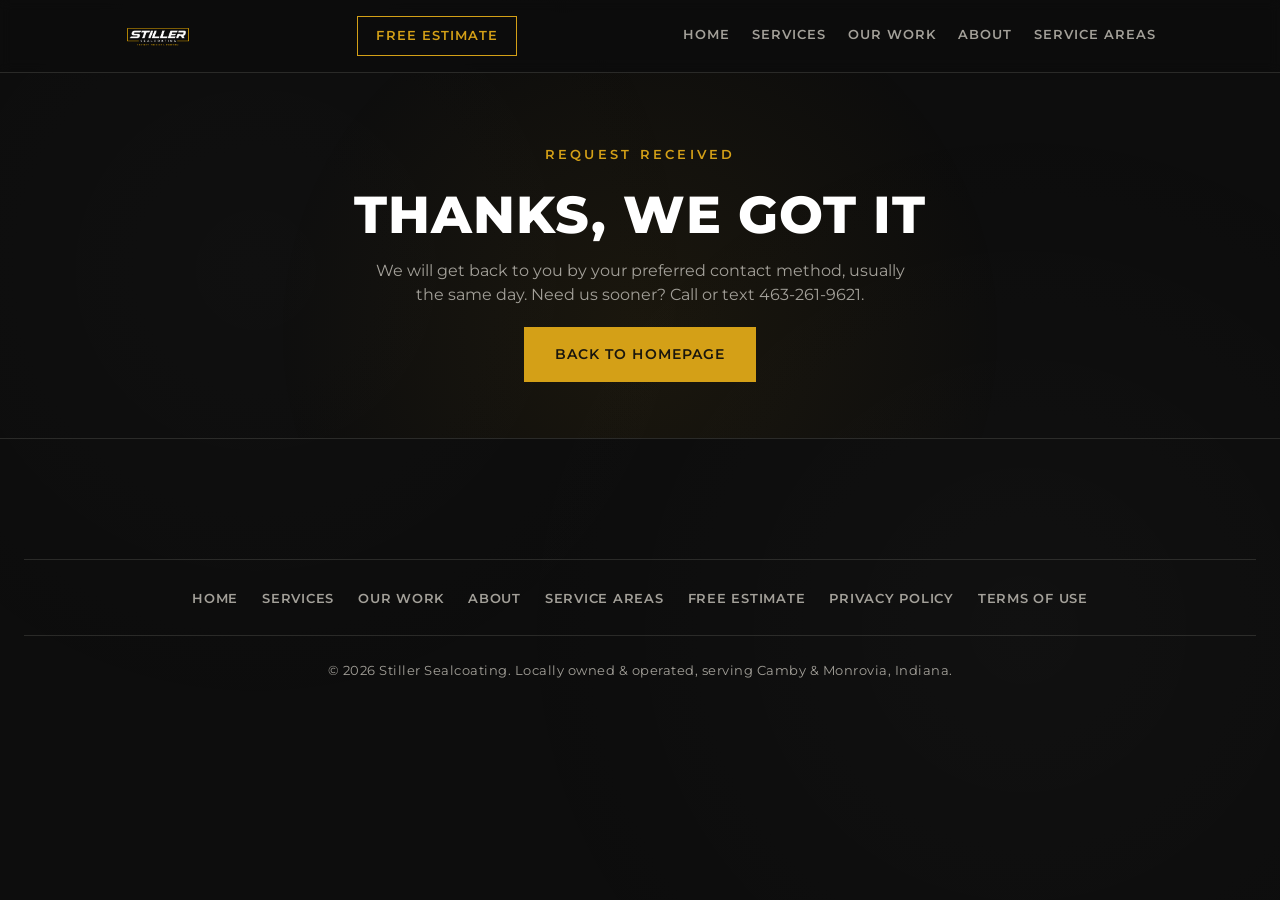
<file: thank-you.html>
<!DOCTYPE html>
<html lang="en">
<head>
<!-- Google tag (gtag.js) -->
<script async src="https://www.googletagmanager.com/gtag/js?id=G-6KLZYMCQMT"></script>
<script>
  window.dataLayer = window.dataLayer || [];
  function gtag(){dataLayer.push(arguments);}
  gtag('js', new Date());

  gtag('config', 'G-6KLZYMCQMT');
</script>

<meta charset="UTF-8">
<meta name="viewport" content="width=device-width, initial-scale=1.0">
<title>Request Received | Stiller Sealcoating</title>
<meta name="robots" content="noindex">
<link rel="preconnect" href="https://fonts.googleapis.com">
<link href="https://fonts.googleapis.com/css2?family=Rajdhani:ital,wght@0,500;0,600;0,700;1,700&family=Montserrat:wght@400;500;600;700;800&display=swap" rel="stylesheet">
<link rel="stylesheet" href="assets/css/style.css">
</head>
<body>

<header>
  <nav>
    <a href="index.html"><img src="stiller-logo.png" alt="Stiller Sealcoating" class="nav-logo"></a>
    <div class="nav-links">
      <a href="index.html">Home</a>
      <a href="services.html">Services</a>
      <a href="our-work.html">Our Work</a>
      <a href="about.html">About</a>
      <a href="service-areas.html">Service Areas</a>
    </div>
    <a href="estimate.html" class="nav-cta">Free Estimate</a>
  </nav>
</header>

<section class="page-hero">
  <div class="eyebrow">REQUEST RECEIVED</div>
  <h1>Thanks, We Got It</h1>
  <p class="sub">We will get back to you by your preferred contact method, usually the same day. Need us sooner? Call or text <a href="tel:4632619621">463-261-9621</a>.</p>
  <p style="margin-top:20px;"><a class="btn-primary" href="index.html" style="display:inline-block;text-decoration:none;">Back to homepage</a></p>
</section>

<footer>
  <div class="footer-links">
    <a href="index.html">Home</a>
    <a href="services.html">Services</a>
    <a href="our-work.html">Our Work</a>
    <a href="about.html">About</a>
    <a href="service-areas.html">Service Areas</a>
    <a href="estimate.html">Free Estimate</a>
    <a href="privacy-policy.html">Privacy Policy</a>
    <a href="terms-of-use.html">Terms of Use</a>
  </div>
  <div class="footer-meta">
    &copy; 2026 Stiller Sealcoating. Locally owned &amp; operated, serving Camby &amp; Monrovia, Indiana.
  </div>
</footer>

</body>
</html>
</file>
<file: assets/css/style.css>
:root{
  --black:#0d0d0d;
  --black-2:#161616;
  --gold:#d4a017;
  --gold-bright:#e8b923;
  --white:#ffffff;
  --gray:#a3a099;
  --line:#2a2a28;
}
*{margin:0;padding:0;box-sizing:border-box;}
html{scroll-behavior:smooth;}
body{
  background:var(--black);
  color:var(--white);
  font-family:'Montserrat',sans-serif;
  line-height:1.5;
  -webkit-font-smoothing:antialiased;
}
h1,h2,h3,.display{
  font-family:'Montserrat',sans-serif;
  font-weight:800;
  text-transform:uppercase;
  letter-spacing:0.02em;
}
.brand-font{
  font-family:'Rajdhani',sans-serif;
  font-weight:700;
  font-style:italic;
}
a{color:inherit;text-decoration:none;}
img{max-width:100%;display:block;}
.wrap{max-width:1080px;margin:0 auto;padding:0 24px;}

/* subtle asphalt texture */
body::before{
  content:"";
  position:fixed;
  inset:0;
  background-image:
    radial-gradient(circle at 20% 30%, rgba(255,255,255,0.015) 0, transparent 40%),
    radial-gradient(circle at 80% 70%, rgba(255,255,255,0.02) 0, transparent 45%);
  pointer-events:none;
  z-index:0;
}

/* ===== NAV ===== */
header{
  position:sticky;top:0;z-index:50;
  background:rgba(13,13,13,0.92);
  backdrop-filter:blur(6px);
  border-bottom:1px solid var(--line);
}
nav{
  display:flex;align-items:center;justify-content:space-between;flex-wrap:wrap;
  gap:14px 24px;
  padding:16px 24px;max-width:1080px;margin:0 auto;
}
.nav-logo{height:38px;width:auto;display:block;}
.nav-links{
  display:flex;gap:22px;flex-wrap:wrap;justify-content:center;
  order:3;flex-basis:100%;
}
.nav-links a{
  font-size:12.5px;font-weight:600;letter-spacing:0.08em;text-transform:uppercase;
  color:var(--gray);transition:color .2s ease;
}
.nav-links a:hover,.nav-links a.active{color:var(--gold-bright);}
.nav-cta{
  border:1.5px solid var(--gold);color:var(--gold);
  padding:9px 18px;font-size:13px;font-weight:600;
  letter-spacing:0.08em;text-transform:uppercase;
  font-family:'Montserrat',sans-serif;
  transition:all .2s ease;
}
.nav-cta:hover{background:var(--gold);color:var(--black);}

@media (min-width:881px){
  .nav-links{order:2;flex-basis:auto;}
}

/* ===== PAGE HERO (interior pages) ===== */
.page-hero{
  position:relative;padding:72px 24px 56px;text-align:center;overflow:hidden;
}
.page-hero::after{
  content:"";position:absolute;left:50%;top:-140px;
  width:800px;height:800px;transform:translateX(-50%);
  background:radial-gradient(circle, rgba(212,160,23,0.07) 0%, transparent 65%);
  pointer-events:none;
}
.page-hero h1{
  font-size:clamp(30px,5vw,52px);color:var(--white);line-height:1.1;
  max-width:760px;margin:0 auto 16px;position:relative;z-index:1;
}
.page-hero p.sub{
  color:var(--gray);font-size:16px;max-width:560px;margin:0 auto;position:relative;z-index:1;
}

/* ===== HOME HERO ===== */
.hero{
  position:relative;
  padding:100px 24px 90px;
  text-align:center;
  overflow:hidden;
}
.hero::after{
  content:"";
  position:absolute;left:50%;top:-120px;
  width:900px;height:900px;transform:translateX(-50%);
  background:radial-gradient(circle, rgba(212,160,23,0.08) 0%, transparent 65%);
  pointer-events:none;
}
.hero-wordmark{
  position:relative;z-index:1;display:flex;flex-direction:column;
  align-items:center;margin-bottom:34px;
}
.hero-logo{
  width:100%;max-width:520px;height:auto;
}
.eyebrow{
  color:var(--gold);font-size:13px;font-weight:600;
  letter-spacing:0.25em;font-family:'Montserrat',sans-serif;
  margin-bottom:22px;position:relative;z-index:1;
}
.hero h1{
  font-size:clamp(34px,6vw,64px);
  font-weight:700;line-height:1.08;color:var(--white);
  max-width:820px;margin:0 auto 22px;position:relative;z-index:1;
}
.hero h1 em{font-style:normal;color:var(--gold-bright);}
.hero p.sub{
  color:var(--gray);font-size:17px;max-width:520px;margin:0 auto 38px;
  position:relative;z-index:1;
}
.hero-ctas{display:flex;gap:14px;justify-content:center;flex-wrap:wrap;position:relative;z-index:1;}
.btn-primary,.btn-secondary{
  font-family:'Montserrat',sans-serif;font-weight:600;font-size:14px;
  letter-spacing:0.08em;text-transform:uppercase;
  padding:16px 30px;transition:all .2s ease;
  display:inline-block;border:1.5px solid transparent;cursor:pointer;
}
.btn-primary{background:var(--gold);color:var(--black);border-color:var(--gold);}
.btn-primary:hover{background:var(--gold-bright);border-color:var(--gold-bright);}
.btn-secondary{border-color:var(--line);color:var(--white);}
.btn-secondary:hover{border-color:var(--gold);color:var(--gold);}

.offer-strip{
  margin-top:56px;border:1px solid var(--gold);
  display:inline-flex;align-items:center;gap:10px;
  padding:12px 26px;position:relative;z-index:1;
}
.offer-strip span{font-size:13px;color:var(--gray);letter-spacing:0.03em;}
.offer-strip strong{color:var(--gold-bright);font-weight:600;}

/* ===== TRUST BAR ===== */
.trust-bar{
  border-top:1px solid var(--line);border-bottom:1px solid var(--line);
  padding:22px 0;
}
.trust-bar .wrap{
  display:flex;flex-wrap:wrap;justify-content:center;gap:36px;
}
.trust-bar .item{
  font-family:'Montserrat',sans-serif;font-size:12.5px;
  letter-spacing:0.1em;text-transform:uppercase;color:var(--gray);
  display:flex;align-items:center;gap:8px;
}
.trust-bar .item::before{content:"";width:5px;height:5px;background:var(--gold);display:inline-block;}

/* ===== SECTION HEADS ===== */
.section{padding:90px 24px;position:relative;z-index:1;}
.section-head{text-align:center;max-width:620px;margin:0 auto 56px;}
.section-head .eyebrow{margin-bottom:14px;}
.section-head h2{font-size:clamp(26px,4vw,40px);color:var(--white);}
.section-head p{color:var(--gray);font-size:15px;margin-top:14px;}

/* ===== SERVICES (summary grid) ===== */
.services-grid{
  display:grid;grid-template-columns:repeat(auto-fit,minmax(230px,1fr));
  gap:1px;background:var(--line);border:1px solid var(--line);
}
.service-card{
  background:var(--black);padding:34px 28px;
}
.service-card .num{
  font-family:'Montserrat',sans-serif;color:var(--gold);font-size:13px;
  letter-spacing:0.1em;margin-bottom:16px;display:block;
}
.service-card h3{font-size:19px;color:var(--white);margin-bottom:10px;font-weight:600;}
.service-card p{color:var(--gray);font-size:14.5px;margin-bottom:16px;}
.service-card .card-link{
  font-size:12.5px;font-weight:600;letter-spacing:0.08em;text-transform:uppercase;
  color:var(--gold);
}
.service-card .card-link:hover{color:var(--gold-bright);}

/* ===== SERVICE DETAIL (services.html) ===== */
.service-detail{
  display:grid;grid-template-columns:1fr 1fr;gap:48px;align-items:center;
  padding:64px 0;border-bottom:1px solid var(--line);
}
.service-detail:last-child{border-bottom:none;}
.service-detail.reverse .service-detail-media{order:2;}
.service-detail-media img{border:1px solid var(--line);}
.service-detail-copy .eyebrow{margin-bottom:10px;}
.service-detail-copy h2{font-size:clamp(22px,3vw,30px);margin-bottom:14px;}
.service-detail-copy p{color:var(--gray);font-size:15px;margin-bottom:18px;}
.service-detail-copy ul{list-style:none;margin-bottom:22px;}
.service-detail-copy li{
  color:var(--gray);font-size:14.5px;padding:8px 0 8px 20px;position:relative;
  border-bottom:1px solid var(--line);
}
.service-detail-copy li::before{
  content:"";position:absolute;left:0;top:16px;width:6px;height:6px;background:var(--gold);
}
.service-detail-copy li:last-child{border-bottom:none;}
@media (max-width:760px){
  .service-detail{grid-template-columns:1fr;gap:26px;padding:44px 0;}
  .service-detail.reverse .service-detail-media{order:0;}
}

/* ===== PROCESS ===== */
.process{background:var(--black-2);}
.process-list{max-width:680px;margin:0 auto;}
.process-item{
  display:flex;gap:24px;padding:26px 0;border-bottom:1px solid var(--line);
}
.process-item:last-child{border-bottom:none;}
.process-item .step{
  font-family:'Montserrat',sans-serif;color:var(--gold);font-size:15px;
  font-weight:600;min-width:32px;
}
.process-item h4{font-size:17px;font-weight:600;margin-bottom:6px;color:var(--white);}
.process-item p{color:var(--gray);font-size:14.5px;}

/* ===== REFERRAL BLOCK ===== */
.referral{
  text-align:center;border:1px solid var(--gold);
  max-width:720px;margin:0 auto;padding:52px 32px;
}
.referral h2{font-size:clamp(24px,3.5vw,32px);color:var(--white);margin-bottom:14px;}
.referral p{color:var(--gray);font-size:15.5px;max-width:460px;margin:0 auto 30px;}

/* ===== SERVICE AREA ===== */
.area-tags{
  display:flex;flex-wrap:wrap;gap:12px;justify-content:center;max-width:680px;margin:0 auto;
}
.area-tags span,.area-tags a{
  border:1px solid var(--line);color:var(--gray);
  font-size:13px;padding:9px 16px;font-family:'Montserrat',sans-serif;
  letter-spacing:0.04em;display:inline-block;
}
.area-tags .area-tag-primary{
  border:1px solid var(--gold);color:var(--gold-bright);font-weight:600;
}

/* ===== OUR WORK / GALLERY ===== */
.before-after{
  display:grid;grid-template-columns:1fr 1fr;gap:2px;background:var(--line);
  border:1px solid var(--line);max-width:920px;margin:0 auto 18px;
}
.before-after figure{position:relative;background:var(--black);}
.before-after figcaption{
  position:absolute;top:12px;left:12px;background:rgba(13,13,13,0.85);
  color:var(--gold-bright);font-size:11px;font-weight:700;letter-spacing:0.14em;
  text-transform:uppercase;padding:6px 12px;border:1px solid var(--gold);
}
.before-after-caption{
  text-align:center;color:var(--gray);font-size:14px;max-width:560px;margin:0 auto 70px;
}
.gallery-grid{
  display:grid;grid-template-columns:repeat(auto-fit,minmax(260px,1fr));gap:20px;
}
.gallery-item{border:1px solid var(--line);background:var(--black-2);}
.gallery-item img{aspect-ratio:3/4;object-fit:cover;width:100%;}
.gallery-item .cap{padding:14px 16px;}
.gallery-item .cap h4{font-size:14px;color:var(--white);margin-bottom:4px;font-weight:600;}
.gallery-item .cap p{font-size:12.5px;color:var(--gray);letter-spacing:0.02em;}

/* ===== ABOUT ===== */
.about-grid{
  display:grid;grid-template-columns:1.1fr 1fr;gap:56px;align-items:center;
}
.about-copy p{color:var(--gray);font-size:15.5px;margin-bottom:18px;}
.about-photos{display:grid;grid-template-columns:1fr 1fr;gap:14px;}
.about-photos img{border:1px solid var(--line);aspect-ratio:3/4;object-fit:cover;}
.about-photos img:first-child{grid-column:1/-1;aspect-ratio:16/10;}
@media (max-width:820px){
  .about-grid{grid-template-columns:1fr;gap:34px;}
}
.values-grid{
  display:grid;grid-template-columns:repeat(auto-fit,minmax(200px,1fr));gap:1px;
  background:var(--line);border:1px solid var(--line);margin-top:70px;
}
.value-card{background:var(--black);padding:28px 24px;text-align:center;}
.value-card h4{font-size:15px;color:var(--gold-bright);letter-spacing:0.06em;margin-bottom:8px;}
.value-card p{color:var(--gray);font-size:13.5px;}

/* ===== ESTIMATE FORM ===== */
.estimate-wrap{max-width:640px;margin:0 auto;}
.estimate-contact-note{
  text-align:center;border:1px solid var(--line);padding:20px 24px;margin-bottom:42px;
  color:var(--gray);font-size:14.5px;
}
.estimate-contact-note a{color:var(--gold-bright);font-weight:600;}
form.estimate-form{display:flex;flex-direction:column;gap:20px;}
.form-row{display:grid;grid-template-columns:1fr 1fr;gap:20px;}
@media (max-width:600px){.form-row{grid-template-columns:1fr;}}
.field label{
  display:block;font-size:12px;font-weight:600;letter-spacing:0.08em;text-transform:uppercase;
  color:var(--gray);margin-bottom:8px;
}
.field input[type="text"],
.field input[type="tel"],
.field input[type="email"],
.field select,
.field textarea{
  width:100%;background:var(--black-2);border:1px solid var(--line);color:var(--white);
  padding:13px 14px;font-family:'Montserrat',sans-serif;font-size:14.5px;
}
.field input:focus,.field select:focus,.field textarea:focus{outline:1.5px solid var(--gold);border-color:var(--gold);}
.field textarea{resize:vertical;min-height:120px;}
.radio-group{display:flex;gap:22px;flex-wrap:wrap;}
.radio-group label{
  display:flex;align-items:center;gap:8px;color:var(--white);font-size:14px;
  text-transform:none;letter-spacing:0;font-weight:500;
}
.field input[type="file"]{color:var(--gray);font-size:13.5px;}
.form-submit{margin-top:8px;}
.form-note{color:var(--gray);font-size:12.5px;text-align:center;margin-top:4px;}

/* ===== FOOTER / CONTACT ===== */
footer{
  border-top:1px solid var(--line);padding:70px 24px 40px;text-align:center;
}
footer h2{font-size:clamp(26px,4vw,38px);margin-bottom:16px;}
footer p.sub{color:var(--gray);margin-bottom:34px;}
.contact-line{
  font-family:'Montserrat',sans-serif;font-size:clamp(28px,5vw,40px);
  font-weight:600;color:var(--gold-bright);letter-spacing:0.02em;margin-bottom:8px;
  display:inline-block;transition:color .2s ease;
}
.contact-line:hover{color:var(--white);}
.footer-links{
  margin-top:50px;padding-top:30px;border-top:1px solid var(--line);
  display:flex;flex-wrap:wrap;justify-content:center;gap:24px;
}
.footer-links a{
  font-size:12.5px;font-weight:600;letter-spacing:0.06em;text-transform:uppercase;
  color:var(--gray);
}
.footer-links a:hover{color:var(--gold);}
.footer-meta{
  margin-top:26px;padding-top:26px;border-top:1px solid var(--line);
  color:var(--gray);font-size:12.5px;letter-spacing:0.04em;
}

@media (max-width:640px){
  .hero{padding:80px 20px 70px;}
  .section{padding:64px 20px;}
  .before-after{grid-template-columns:1fr;}
}
</file>
